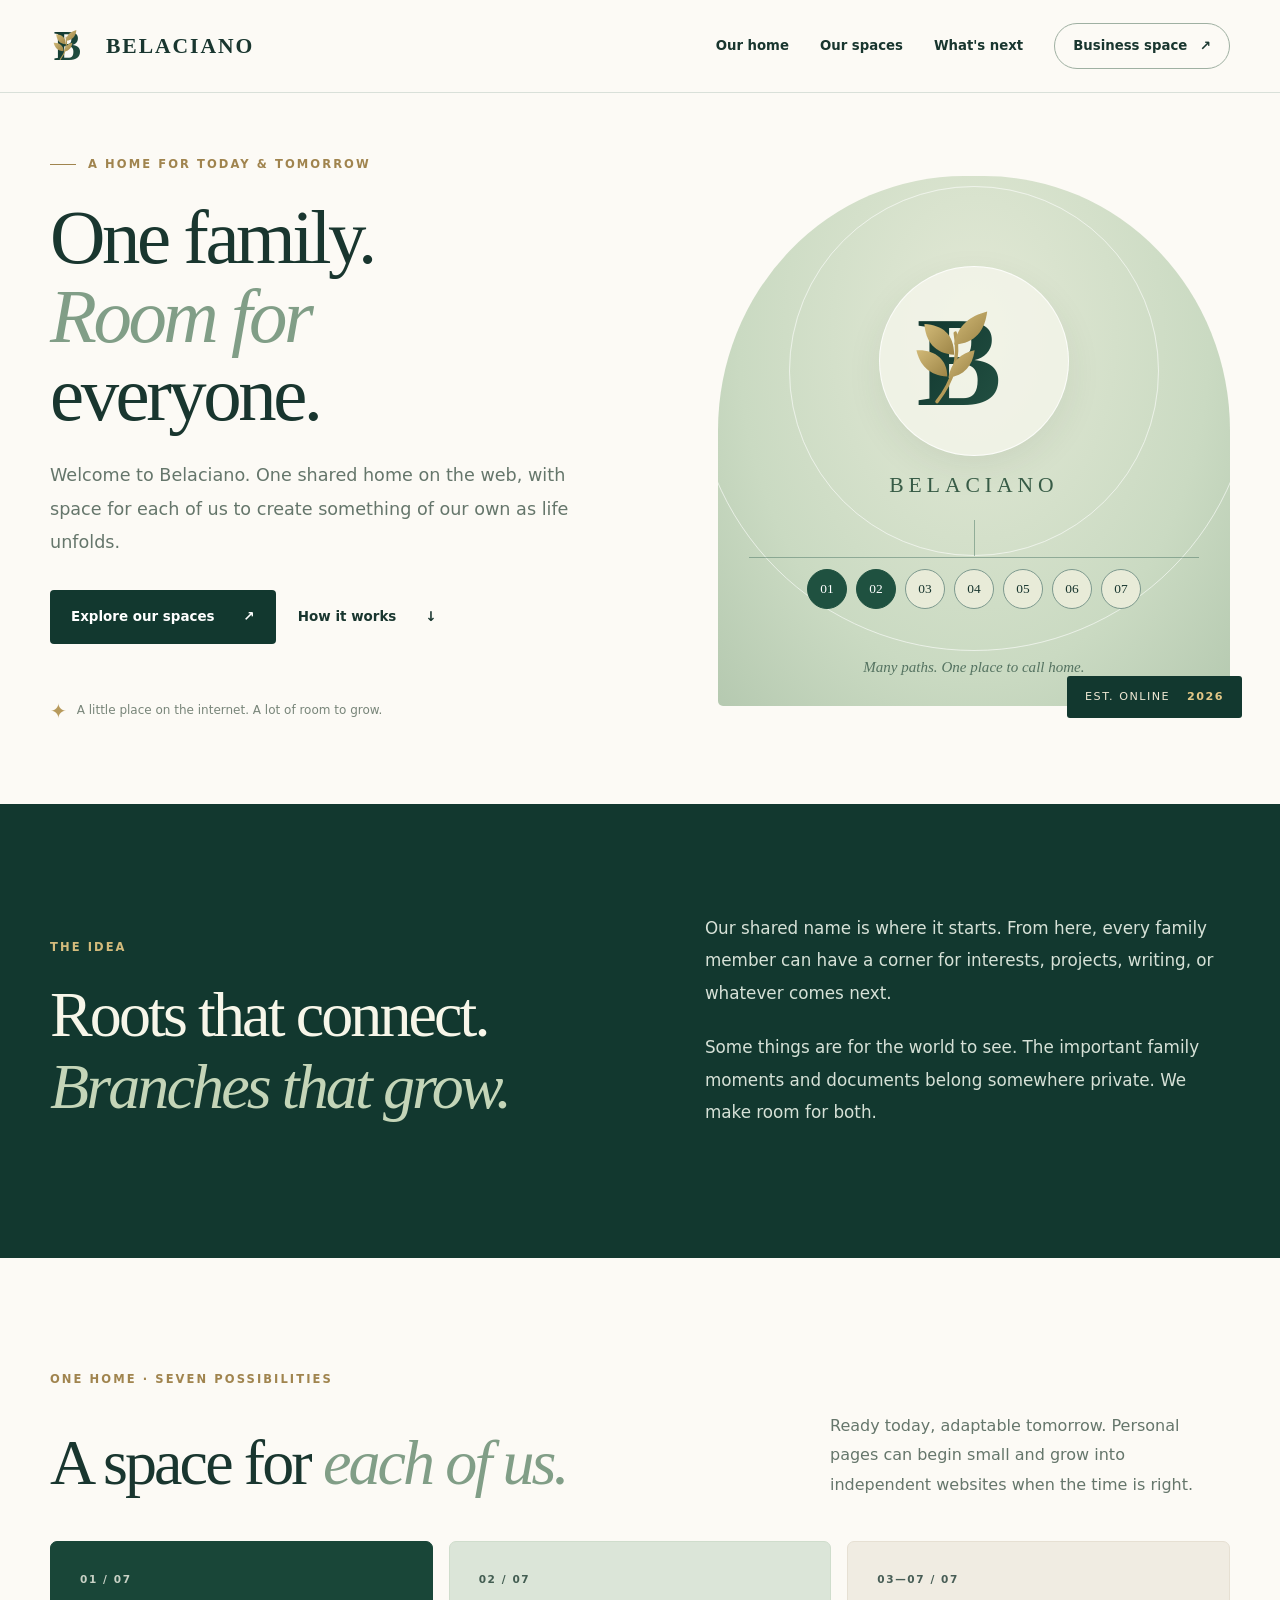
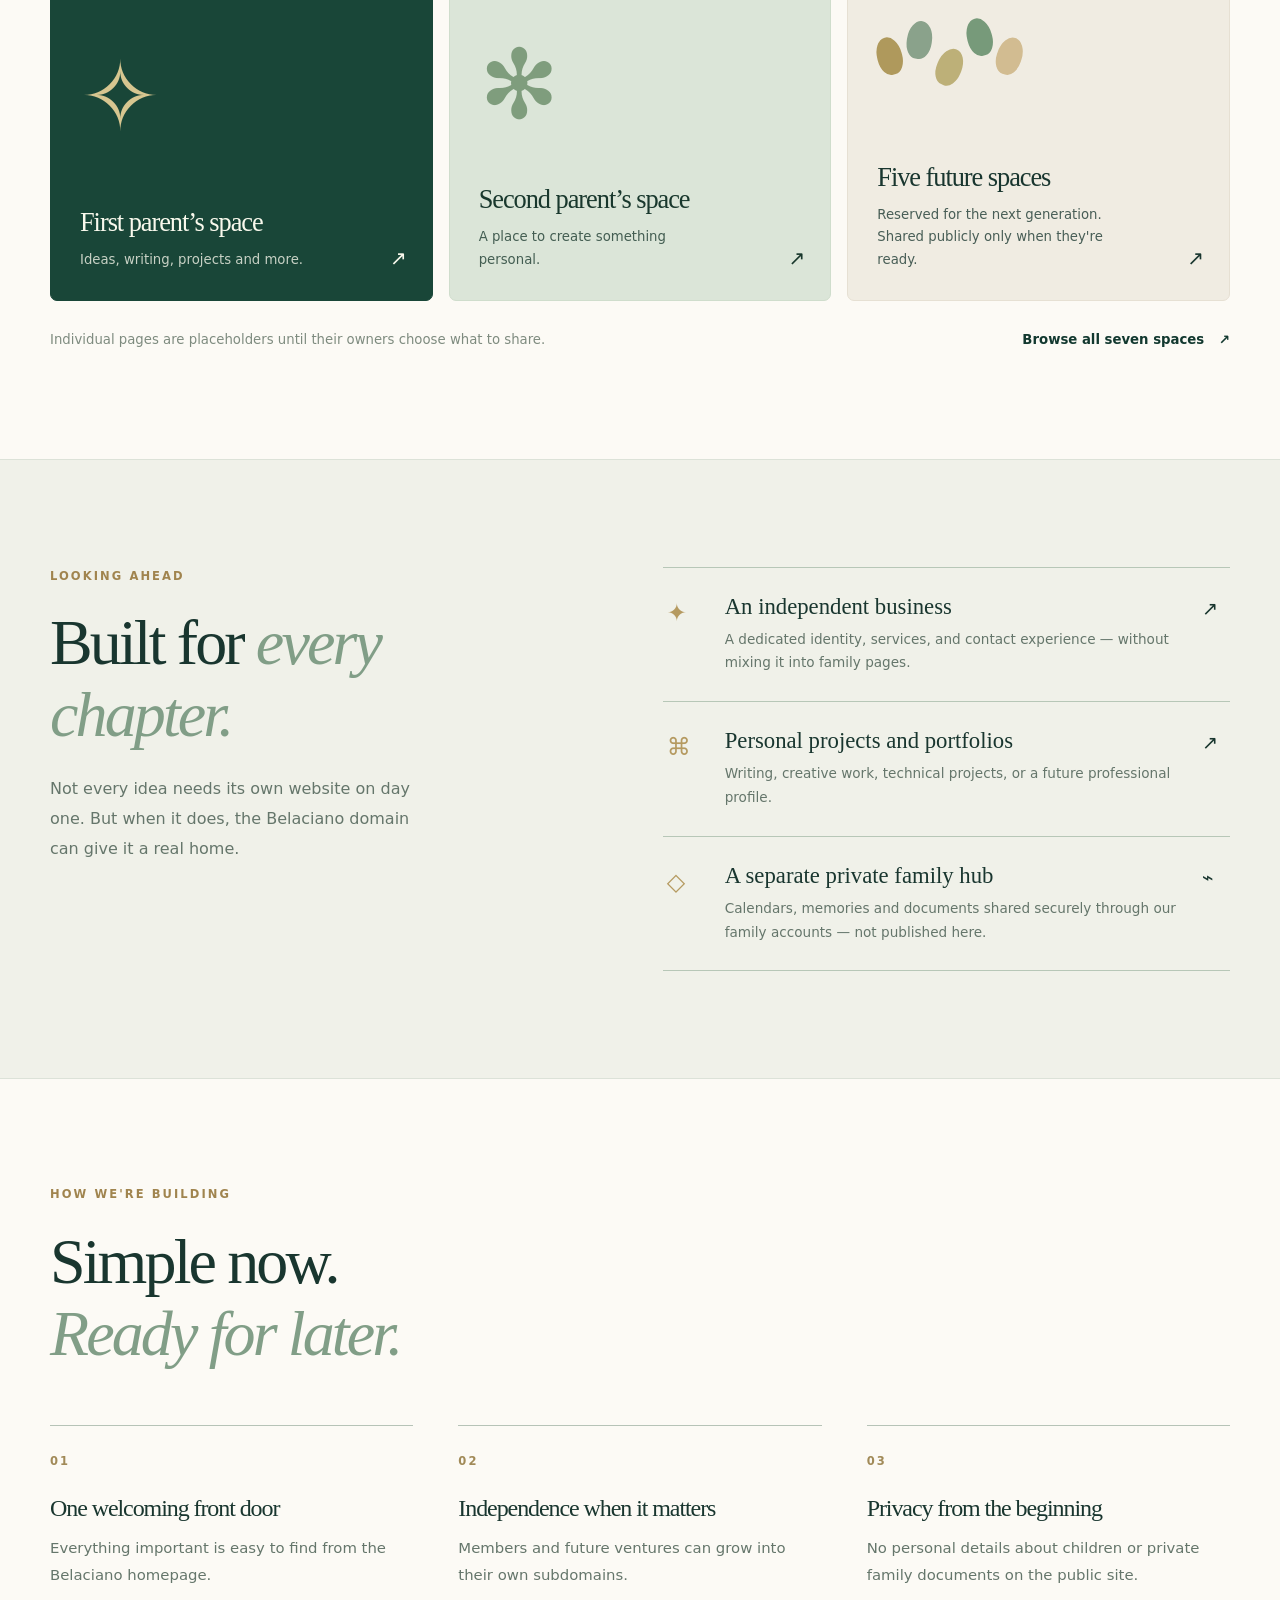
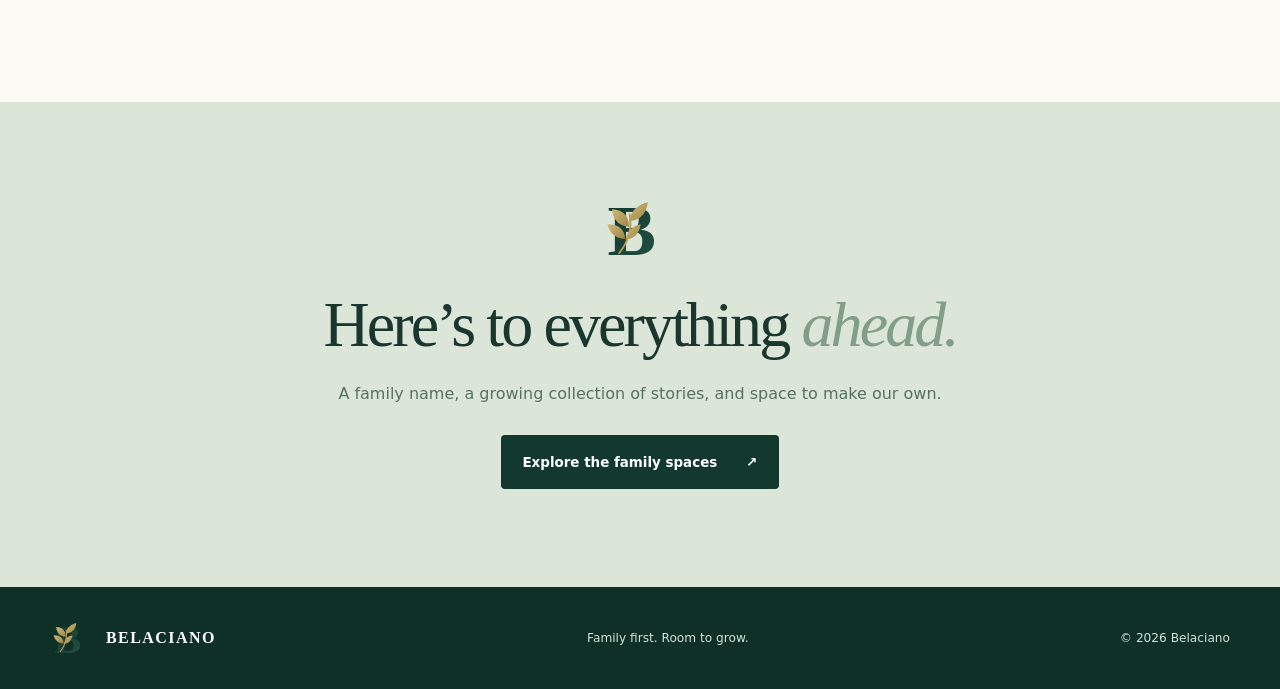
<file: index.html>
<!doctype html>
<html lang="en">
<head>
  <meta charset="utf-8">
  <meta name="viewport" content="width=device-width,initial-scale=1">
  <meta name="theme-color" content="#13382f">
  <meta name="description" content="Belaciano — one family, seven stories, and room for what comes next.">
  <meta property="og:title" content="Belaciano — Room for everyone">
  <meta property="og:description" content="One family, many possibilities. A welcoming home for our family spaces, projects, and future ventures.">
  <meta property="og:type" content="website">
  <link rel="icon" type="image/svg+xml" href="./favicon.svg">
  <link rel="stylesheet" href="./styles.css">
  <title>Belaciano | One family. Room for everyone.</title>
</head>
<body>
<a class="skip-link" href="#content">Skip to content</a>
<header class="site-header">
  <div class="shell nav-wrap">
    <a class="brand" href="./" aria-label="Belaciano homepage"><img src="./assets/brand-mark.svg" width="44" height="46" alt=""><span>BELACIANO</span></a>
    <nav aria-label="Main navigation"><a href="#story">Our home</a><a href="./people/">Our spaces</a><a href="#future">What's next</a><a class="nav-pill" href="./business/">Business space <span aria-hidden="true">↗</span></a></nav>
  </div>
</header>
<main id="content">
  <section class="hero shell" aria-labelledby="hero-heading">
    <div class="hero-copy">
      <div class="eyebrow"><span class="eyebrow-line"></span>A HOME FOR TODAY &amp; TOMORROW</div>
      <h1 id="hero-heading">One family.<br><em>Room for</em><br>everyone.</h1>
      <p class="lede">Welcome to Belaciano. One shared home on the web, with space for each of us to create something of our own as life unfolds.</p>
      <div class="button-row"><a class="button button-primary" href="./people/">Explore our spaces <span aria-hidden="true">↗</span></a><a class="button button-text" href="#story">How it works <span aria-hidden="true">↓</span></a></div>
      <div class="hero-note"><span class="tiny-star" aria-hidden="true">✦</span> A little place on the internet. A lot of room to grow.</div>
    </div>
    <div class="hero-visual">
      <div class="hero-paper" aria-label="Illustration of a family tree with seven future spaces" role="img">
        <div class="visual-orbit orbit-one"></div><div class="visual-orbit orbit-two"></div>
        <div class="visual-center"><img src="./assets/brand-mark.svg" alt="" width="138" height="142"></div>
        <span class="visual-label">BELACIANO</span>
        <div class="branch-stem"></div>
        <div class="branch-grid" aria-hidden="true">
          <span class="branch-dot dot-adult">01</span><span class="branch-dot dot-adult">02</span><span class="branch-dot">03</span><span class="branch-dot">04</span><span class="branch-dot">05</span><span class="branch-dot">06</span><span class="branch-dot">07</span>
        </div>
        <div class="visual-caption">Many paths. One place to call home.</div>
      </div>
      <div class="floating-tag">EST. ONLINE <b>2026</b></div>
    </div>
  </section>
  <div class="story-band" id="story">
    <div class="shell story-grid">
      <div><div class="section-label label-light">THE IDEA</div><h2>Roots that connect.<br><em>Branches that grow.</em></h2></div>
      <div class="story-copy"><p>Our shared name is where it starts. From here, every family member can have a corner for interests, projects, writing, or whatever comes next.</p><p>Some things are for the world to see. The important family moments and documents belong somewhere private. We make room for both.</p></div>
    </div>
  </div>
  <section class="shell space-section" id="spaces" aria-labelledby="spaces-heading">
    <div class="section-label">ONE HOME · SEVEN POSSIBILITIES</div>
    <div class="section-header"><h2 id="spaces-heading">A space for <em>each of us.</em></h2><p>Ready today, adaptable tomorrow. Personal pages can begin small and grow into independent websites when the time is right.</p></div>
    <div class="spaces-preview">
      <a class="preview-card featured" href="./people/parent-1/"><span class="preview-index">01 / 07</span><span class="preview-graphic">✧</span><span class="preview-name">First parent’s space</span><span class="preview-desc">Ideas, writing, projects and more.</span><span class="preview-arrow" aria-hidden="true">↗</span></a>
      <a class="preview-card featured second" href="./people/parent-2/"><span class="preview-index">02 / 07</span><span class="preview-graphic">✻</span><span class="preview-name">Second parent’s space</span><span class="preview-desc">A place to create something personal.</span><span class="preview-arrow" aria-hidden="true">↗</span></a>
      <a class="preview-card kids" href="./people/"><span class="preview-index">03—07 / 07</span><div class="five-dots" aria-hidden="true"><i></i><i></i><i></i><i></i><i></i></div><span class="preview-name">Five future spaces</span><span class="preview-desc">Reserved for the next generation. Shared publicly only when they're ready.</span><span class="preview-arrow" aria-hidden="true">↗</span></a>
    </div>
    <div class="section-footer"><span>Individual pages are placeholders until their owners choose what to share.</span><a class="text-link" href="./people/">Browse all seven spaces <span aria-hidden="true">↗</span></a></div>
  </section>
  <section class="future-section" id="future">
    <div class="shell future-grid">
      <div><div class="section-label">LOOKING AHEAD</div><h2>Built for <em>every chapter.</em></h2><p class="section-intro">Not every idea needs its own website on day one. But when it does, the Belaciano domain can give it a real home.</p></div>
      <div class="future-list">
        <a href="./business/" class="future-item"><span class="future-icon" aria-hidden="true">✦</span><span><strong>An independent business</strong><small>A dedicated identity, services, and contact experience — without mixing it into family pages.</small></span><span class="future-arrow" aria-hidden="true">↗</span></a>
        <a href="./people/" class="future-item"><span class="future-icon" aria-hidden="true">⌘</span><span><strong>Personal projects and portfolios</strong><small>Writing, creative work, technical projects, or a future professional profile.</small></span><span class="future-arrow" aria-hidden="true">↗</span></a>
        <div class="future-item informational"><span class="future-icon" aria-hidden="true">◇</span><span><strong>A separate private family hub</strong><small>Calendars, memories and documents shared securely through our family accounts — not published here.</small></span><span class="future-arrow" aria-hidden="true">⌁</span></div>
      </div>
    </div>
  </section>
  <section class="shell principles-section"><div class="section-label">HOW WE'RE BUILDING</div><h2>Simple now.<br><em>Ready for later.</em></h2><div class="principles-grid"><div><span class="principle-num">01</span><h3>One welcoming front door</h3><p>Everything important is easy to find from the Belaciano homepage.</p></div><div><span class="principle-num">02</span><h3>Independence when it matters</h3><p>Members and future ventures can grow into their own subdomains.</p></div><div><span class="principle-num">03</span><h3>Privacy from the beginning</h3><p>No personal details about children or private family documents on the public site.</p></div></div></section>
  <section class="closing-section"><div class="shell closing-inner"><img src="./assets/brand-mark.svg" width="78" height="82" alt=""><h2>Here’s to everything <em>ahead.</em></h2><p>A family name, a growing collection of stories, and space to make our own.</p><a class="button button-light" href="./people/">Explore the family spaces <span aria-hidden="true">↗</span></a></div></section>
</main>
<footer class="site-footer"><div class="shell footer-content"><a class="brand footer-brand" href="./"><img src="./assets/brand-mark.svg" alt="" width="35" height="38"><span>BELACIANO</span></a><span>Family first. Room to grow.</span><span>© <span id="year">2026</span> Belaciano</span></div></footer>
<script>document.getElementById("year").textContent=new Date().getFullYear()</script>
</body>
</html>
</file>
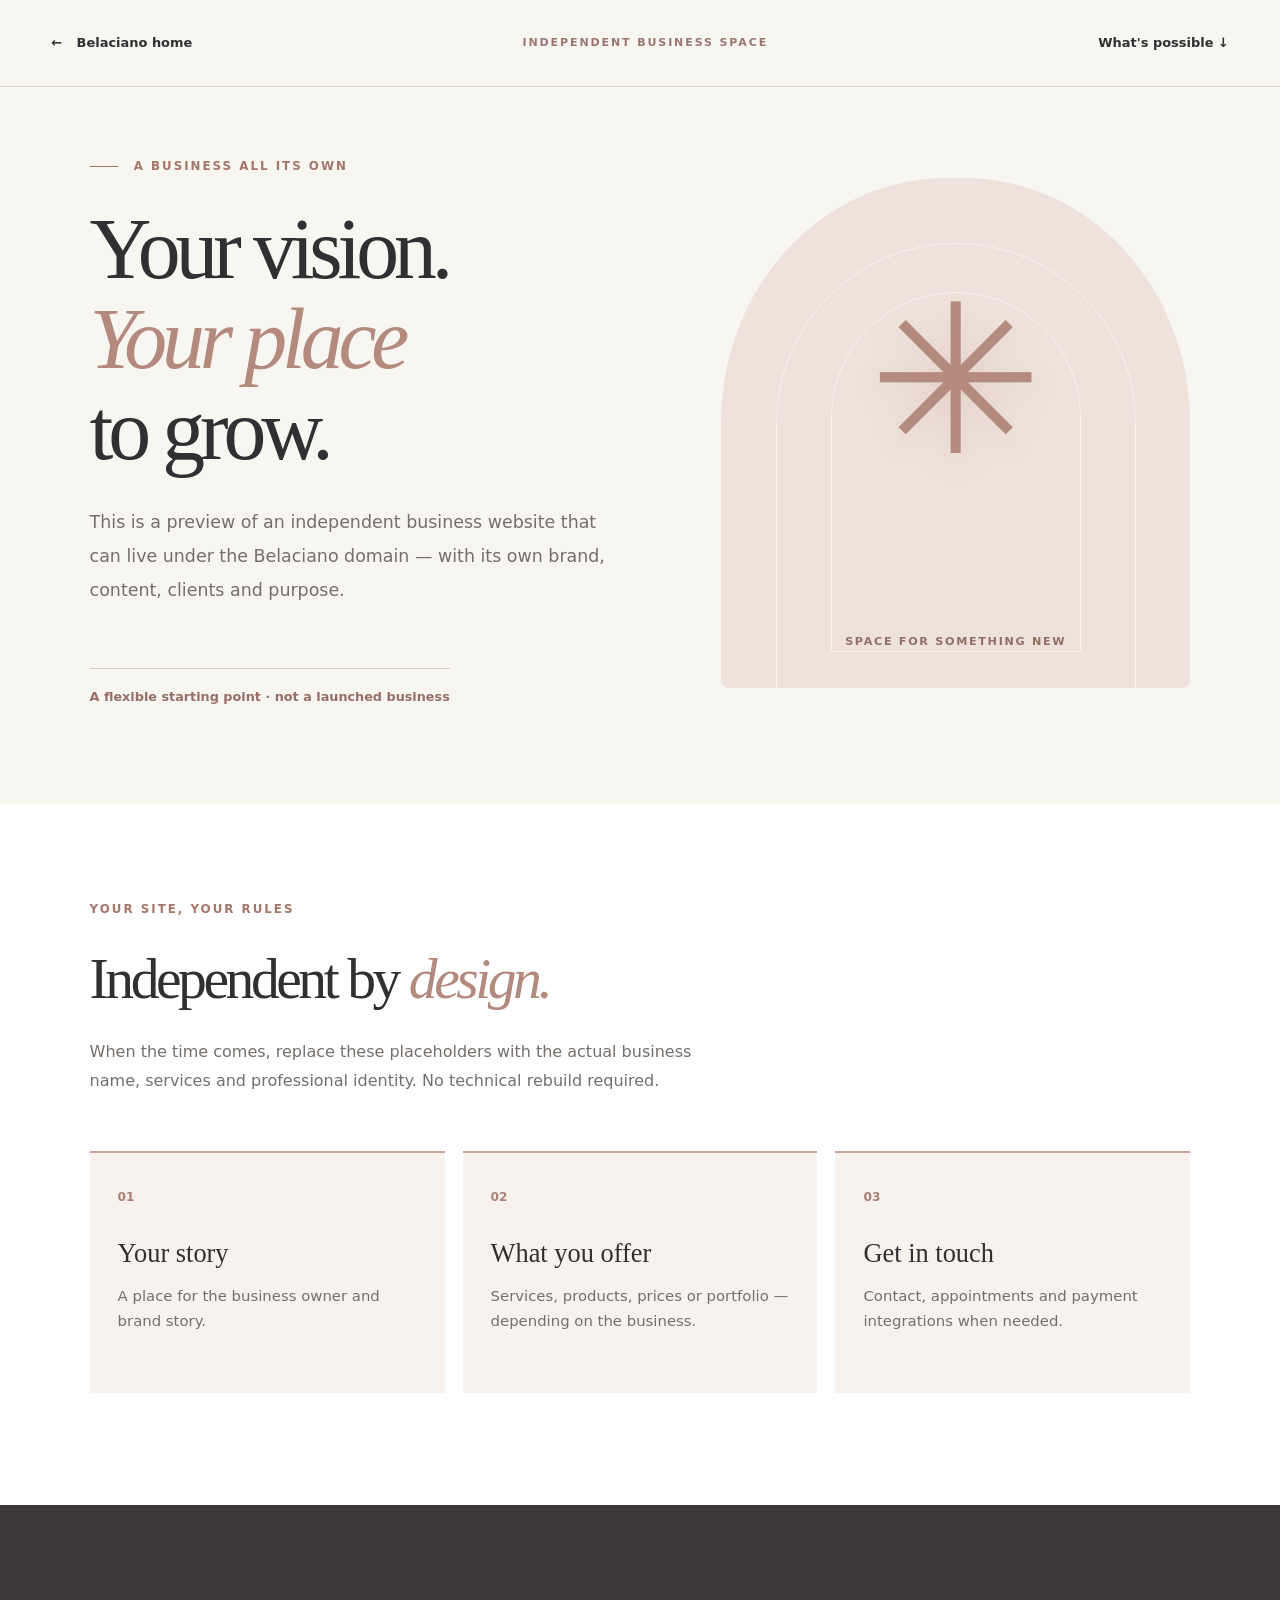
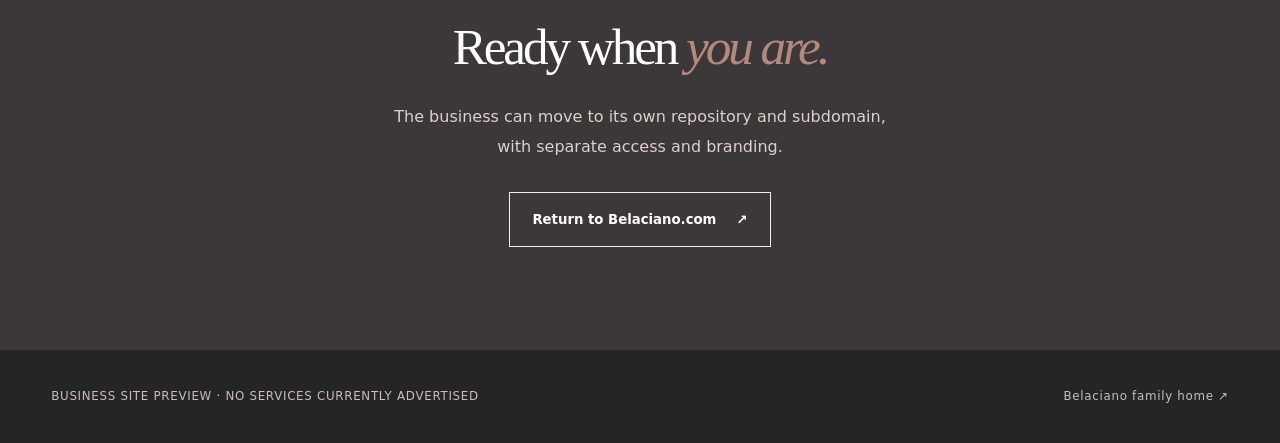
<file: business/index.html>
<!doctype html>
<html lang="en">
<head><meta charset="utf-8"><meta name="viewport" content="width=device-width,initial-scale=1"><meta name="theme-color" content="#302f31"><meta name="robots" content="noindex,nofollow"><meta name="description" content="A future independent Belaciano business website — design preview only."><link rel="icon" href="../favicon.svg" type="image/svg+xml"><link rel="stylesheet" href="./styles.css"><title>Future business | Belaciano</title></head>
<body><a class="skip" href="#content">Skip to content</a>
<header class="business-nav"><a class="back" href="../"><span aria-hidden="true">←</span> Belaciano home</a><span class="business-label">INDEPENDENT BUSINESS SPACE</span><a class="nav-info" href="#structure">What's possible ↓</a></header>
<main id="content"><section class="business-hero"><div class="business-hero-copy"><div class="business-kicker"><i></i> A BUSINESS ALL ITS OWN</div><h1>Your vision.<br><em>Your place</em><br>to grow.</h1><p>This is a preview of an independent business website that can live under the Belaciano domain — with its own brand, content, clients and purpose.</p><div class="coming-soon">A flexible starting point · not a launched business</div></div><div class="business-art" role="img" aria-label="Minimal decorative arches and a botanical sprig"><div class="arch arch-one"></div><div class="arch arch-two"></div><div class="botanical">✳</div><span>SPACE FOR SOMETHING NEW</span></div></section>
<section class="business-details" id="structure"><div class="section-small">YOUR SITE, YOUR RULES</div><h2>Independent by <em>design.</em></h2><p class="business-intro">When the time comes, replace these placeholders with the actual business name, services and professional identity. No technical rebuild required.</p><div class="business-tiles"><article><b>01</b><h3>Your story</h3><p>A place for the business owner and brand story.</p></article><article><b>02</b><h3>What you offer</h3><p>Services, products, prices or portfolio — depending on the business.</p></article><article><b>03</b><h3>Get in touch</h3><p>Contact, appointments and payment integrations when needed.</p></article></div></section>
<section class="business-footer-band"><h2>Ready when <em>you are.</em></h2><p>The business can move to its own repository and subdomain, with separate access and branding.</p><a href="../">Return to Belaciano.com <span aria-hidden="true">↗</span></a></section></main>
<footer class="business-footer"><span>BUSINESS SITE PREVIEW · NO SERVICES CURRENTLY ADVERTISED</span><a href="../">Belaciano family home ↗</a></footer></body></html>
</file>
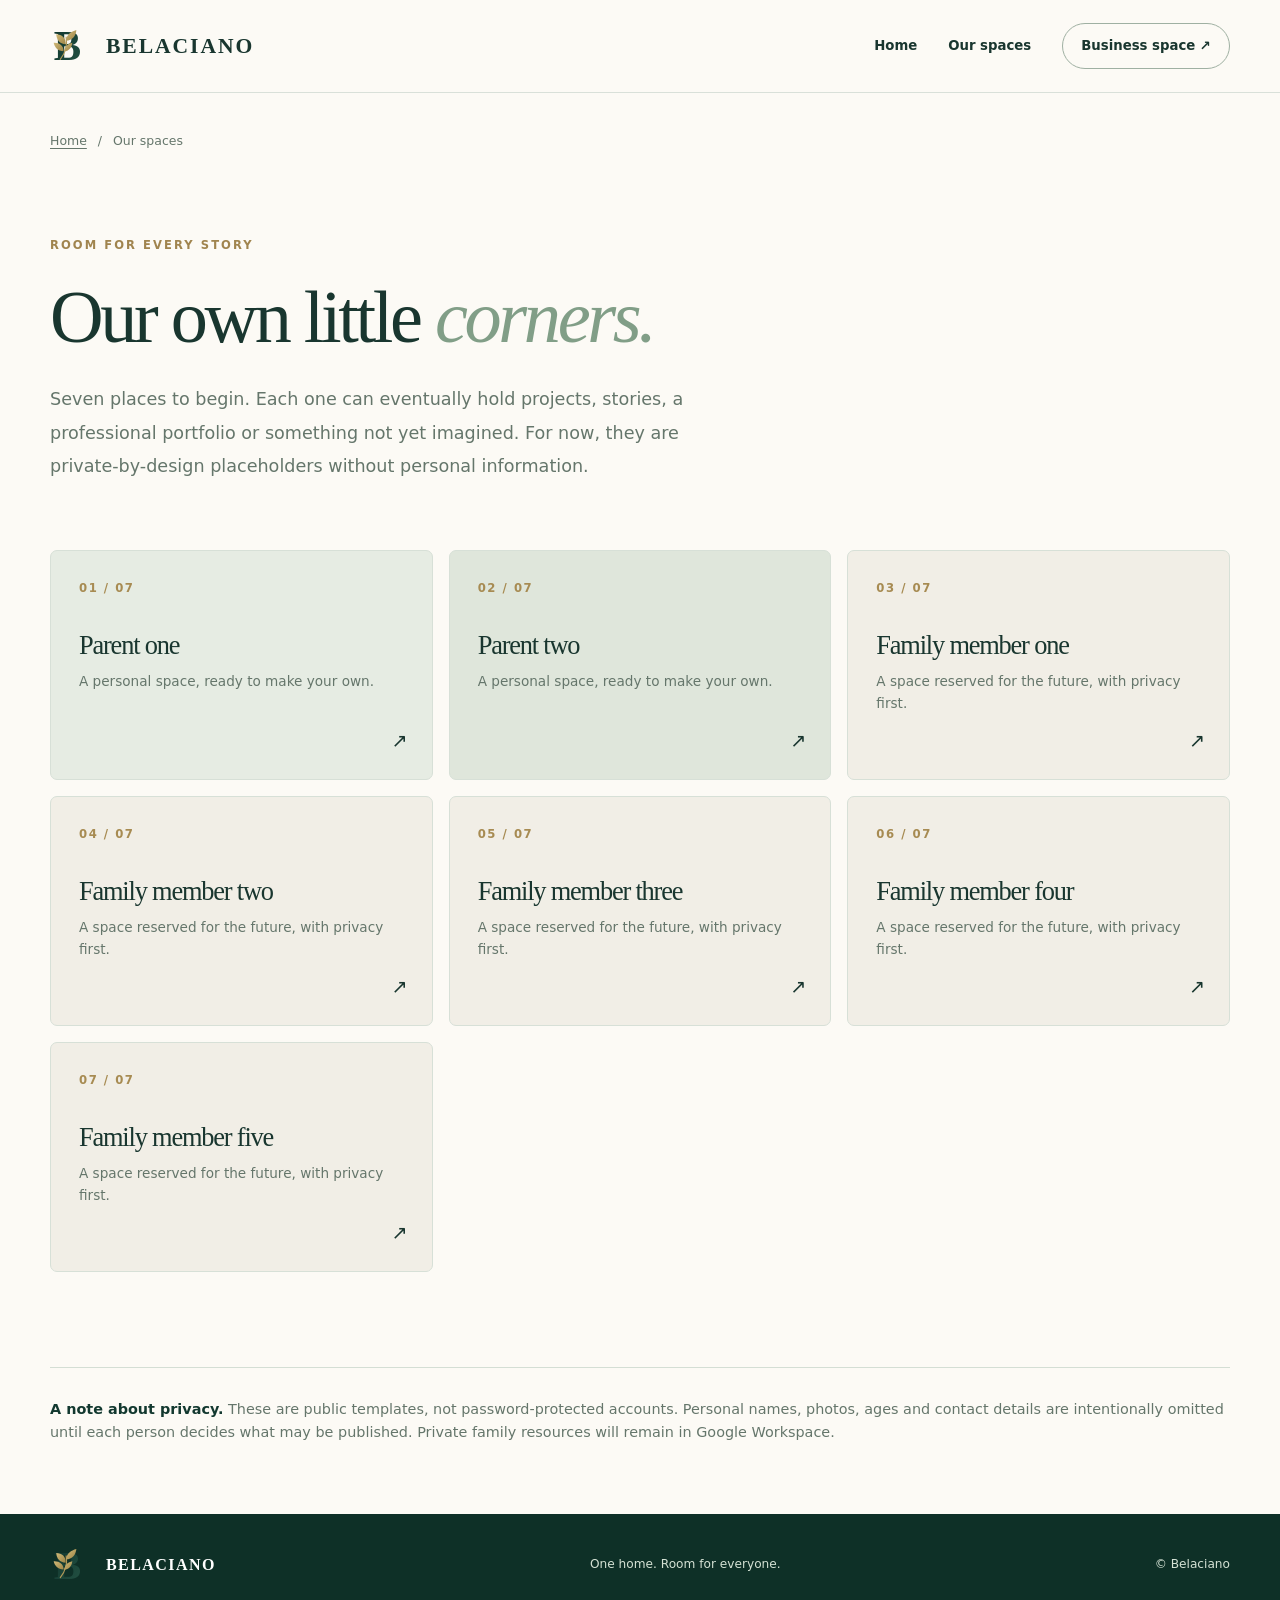
<file: people/index.html>
<!doctype html>
<html lang="en"><head><meta charset="utf-8"><meta name="viewport" content="width=device-width,initial-scale=1"><meta name="theme-color" content="#12382f"><meta name="description" content="Seven personal spaces for the Belaciano family. Private details are not published."><link rel="icon" href="../favicon.svg" type="image/svg+xml"><link rel="stylesheet" href="../styles.css"><title>Our spaces | Belaciano</title></head>
<body><a class="skip-link" href="#content">Skip to content</a><header class="site-header"><div class="shell nav-wrap"><a class="brand" href="../"><img src="../assets/brand-mark.svg" alt="" width="44" height="46"><span>BELACIANO</span></a><nav aria-label="Main navigation"><a href="../">Home</a><a href="./" aria-current="page">Our spaces</a><a class="nav-pill" href="../business/">Business space ↗</a></nav></div></header>
<main class="inside-main" id="content"><div class="shell"><div class="breadcrumb"><a href="../">Home</a><span>/</span><span>Our spaces</span></div><section class="inside-hero"><div class="section-label">ROOM FOR EVERY STORY</div><h1>Our own little <em>corners.</em></h1><p class="lede">Seven places to begin. Each one can eventually hold projects, stories, a professional portfolio or something not yet imagined. For now, they are private-by-design placeholders without personal information.</p></section><div class="directory-grid">
      <a class="directory-card" href="./parent-1/"><span class="card-num">01 / 07</span><h2>Parent one</h2><p>A personal space, ready to make your own.</p><span class="card-arrow" aria-hidden="true">↗</span></a>
      <a class="directory-card" href="./parent-2/"><span class="card-num">02 / 07</span><h2>Parent two</h2><p>A personal space, ready to make your own.</p><span class="card-arrow" aria-hidden="true">↗</span></a>
      <a class="directory-card" href="./member-1/"><span class="card-num">03 / 07</span><h2>Family member one</h2><p>A space reserved for the future, with privacy first.</p><span class="card-arrow" aria-hidden="true">↗</span></a>
      <a class="directory-card" href="./member-2/"><span class="card-num">04 / 07</span><h2>Family member two</h2><p>A space reserved for the future, with privacy first.</p><span class="card-arrow" aria-hidden="true">↗</span></a>
      <a class="directory-card" href="./member-3/"><span class="card-num">05 / 07</span><h2>Family member three</h2><p>A space reserved for the future, with privacy first.</p><span class="card-arrow" aria-hidden="true">↗</span></a>
      <a class="directory-card" href="./member-4/"><span class="card-num">06 / 07</span><h2>Family member four</h2><p>A space reserved for the future, with privacy first.</p><span class="card-arrow" aria-hidden="true">↗</span></a>
      <a class="directory-card" href="./member-5/"><span class="card-num">07 / 07</span><h2>Family member five</h2><p>A space reserved for the future, with privacy first.</p><span class="card-arrow" aria-hidden="true">↗</span></a>
</div><div class="directory-bottom"><strong>A note about privacy.</strong> These are public templates, not password-protected accounts. Personal names, photos, ages and contact details are intentionally omitted until each person decides what may be published. Private family resources will remain in Google Workspace.</div></div></main>
<footer class="site-footer"><div class="shell footer-content"><a class="brand footer-brand" href="../"><img src="../assets/brand-mark.svg" alt="" width="35" height="38"><span>BELACIANO</span></a><span>One home. Room for everyone.</span><span>© Belaciano</span></div></footer></body></html>
</file>
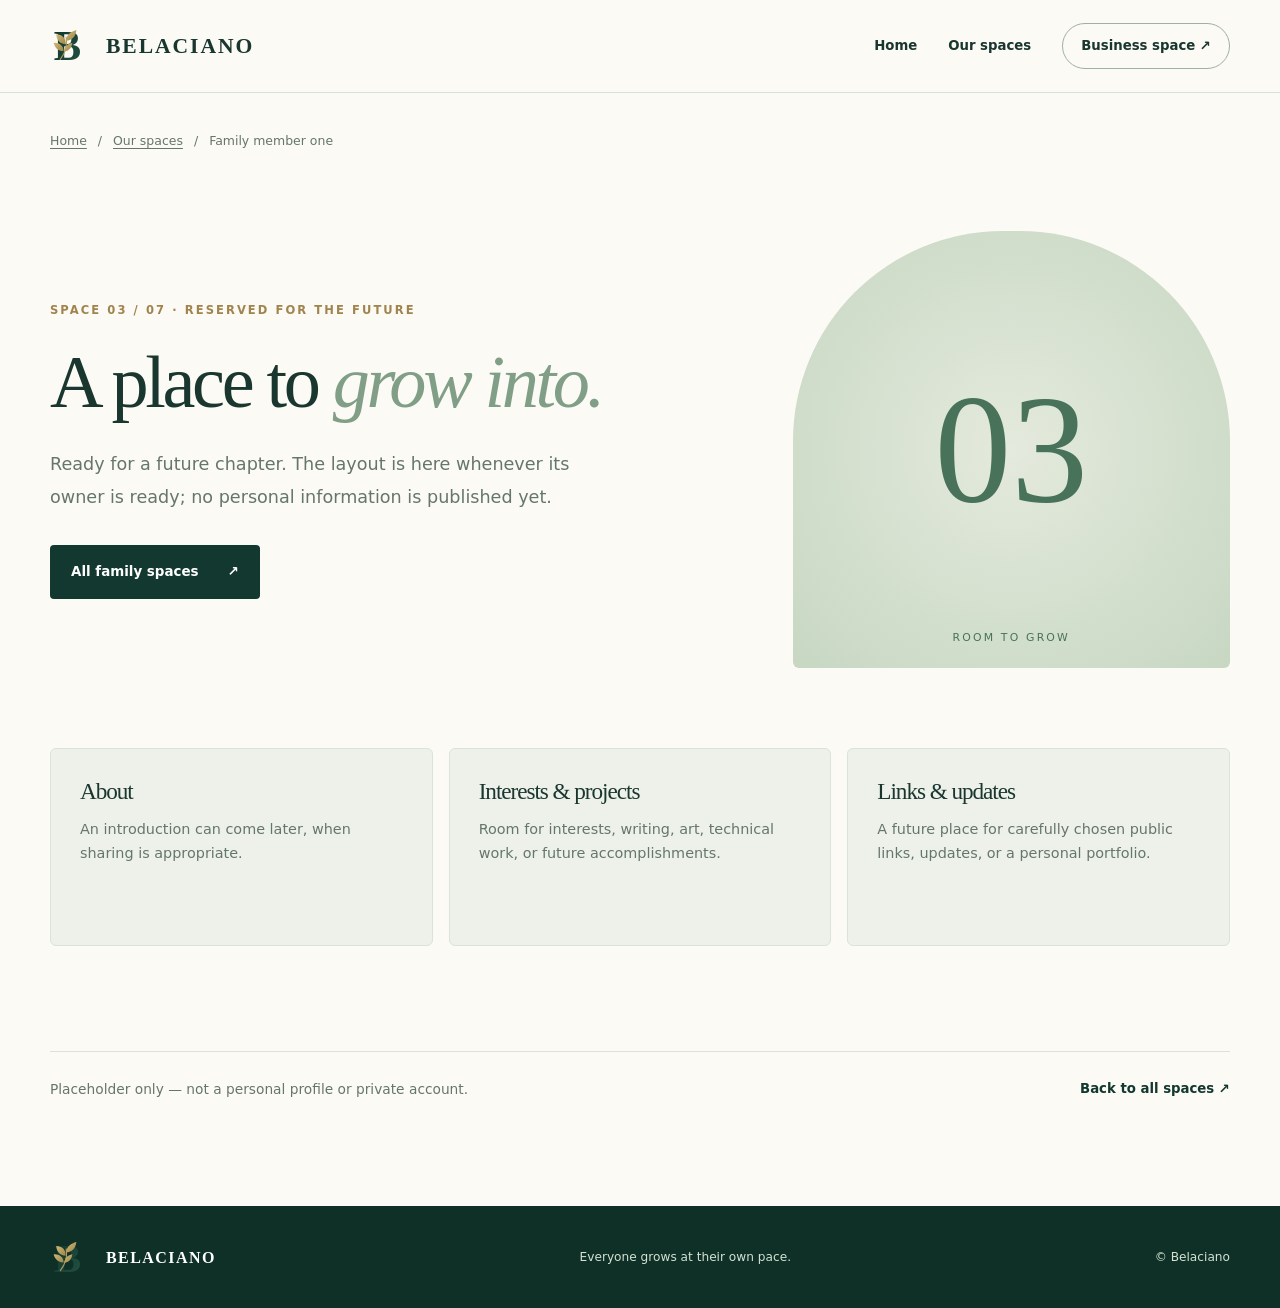
<file: people/member-1/index.html>
<!doctype html>
<html lang="en"><head><meta charset="utf-8"><meta name="viewport" content="width=device-width,initial-scale=1"><meta name="theme-color" content="#12382f"><meta name="robots" content="noindex,nofollow"><link rel="icon" href="../../favicon.svg" type="image/svg+xml"><link rel="stylesheet" href="../../styles.css"><title>Family member one | Belaciano</title></head>
<body><a class="skip-link" href="#content">Skip to content</a><header class="site-header"><div class="shell nav-wrap"><a class="brand" href="../../"><img src="../../assets/brand-mark.svg" width="44" height="46" alt=""><span>BELACIANO</span></a><nav aria-label="Main navigation"><a href="../../">Home</a><a href="../">Our spaces</a><a class="nav-pill" href="../../business/">Business space ↗</a></nav></div></header>
<main class="inside-main" id="content"><div class="shell"><div class="breadcrumb"><a href="../../">Home</a><span>/</span><a href="../">Our spaces</a><span>/</span><span>Family member one</span></div><section class="profile-hero"><div class="profile-copy"><div class="section-label">SPACE 03 / 07 · RESERVED FOR THE FUTURE</div><h1>A place to <em>grow into.</em></h1><p class="lede">Ready for a future chapter. The layout is here whenever its owner is ready; no personal information is published yet.</p><a class="button button-primary" href="../">All family spaces <span aria-hidden="true">↗</span></a></div><div class="profile-art" role="img" aria-label="Decorative space for a future personal identity"><span class="profile-initial">03</span></div></section><section class="profile-blocks" aria-label="Future sections"><div class="profile-block"><h2>About</h2><p>An introduction can come later, when sharing is appropriate.</p></div><div class="profile-block"><h2>Interests &amp; projects</h2><p>Room for interests, writing, art, technical work, or future accomplishments.</p></div><div class="profile-block"><h2>Links &amp; updates</h2><p>A future place for carefully chosen public links, updates, or a personal portfolio.</p></div></section><div class="profile-notice"><span>Placeholder only — not a personal profile or private account.</span><a class="text-link" href="../">Back to all spaces ↗</a></div></div></main><footer class="site-footer"><div class="shell footer-content"><a class="brand footer-brand" href="../../"><img src="../../assets/brand-mark.svg" width="35" height="38" alt=""><span>BELACIANO</span></a><span>Everyone grows at their own pace.</span><span>© Belaciano</span></div></footer></body></html>
</file>
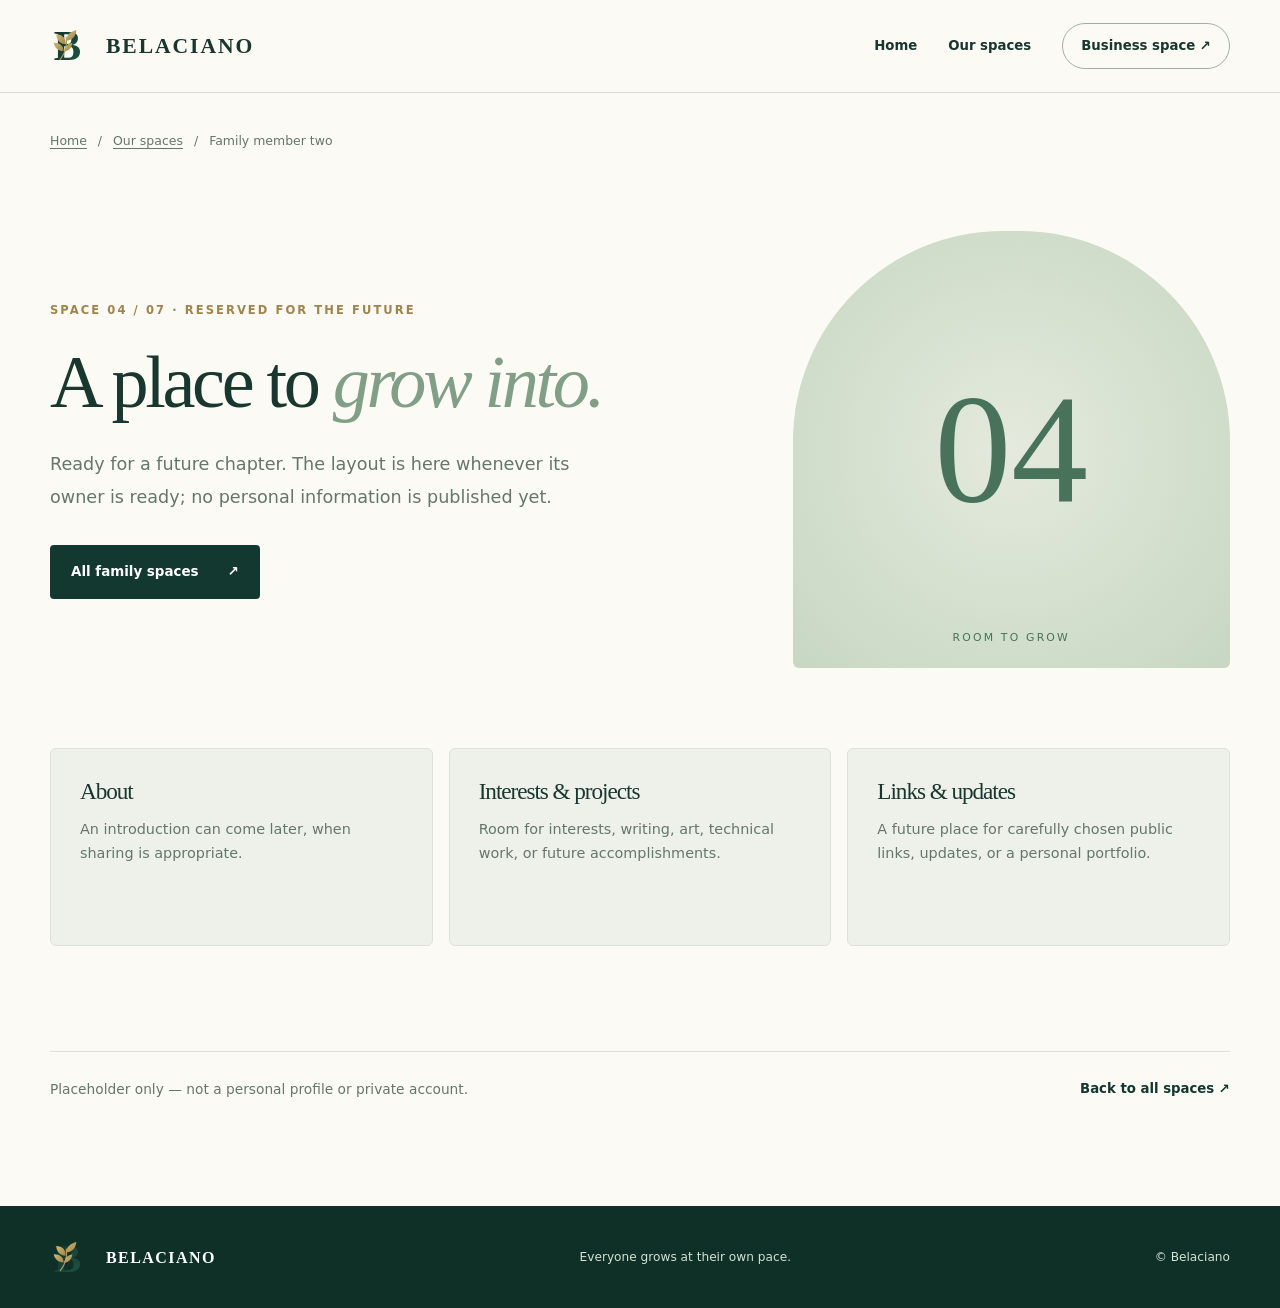
<file: people/member-2/index.html>
<!doctype html>
<html lang="en"><head><meta charset="utf-8"><meta name="viewport" content="width=device-width,initial-scale=1"><meta name="theme-color" content="#12382f"><meta name="robots" content="noindex,nofollow"><link rel="icon" href="../../favicon.svg" type="image/svg+xml"><link rel="stylesheet" href="../../styles.css"><title>Family member two | Belaciano</title></head>
<body><a class="skip-link" href="#content">Skip to content</a><header class="site-header"><div class="shell nav-wrap"><a class="brand" href="../../"><img src="../../assets/brand-mark.svg" width="44" height="46" alt=""><span>BELACIANO</span></a><nav aria-label="Main navigation"><a href="../../">Home</a><a href="../">Our spaces</a><a class="nav-pill" href="../../business/">Business space ↗</a></nav></div></header>
<main class="inside-main" id="content"><div class="shell"><div class="breadcrumb"><a href="../../">Home</a><span>/</span><a href="../">Our spaces</a><span>/</span><span>Family member two</span></div><section class="profile-hero"><div class="profile-copy"><div class="section-label">SPACE 04 / 07 · RESERVED FOR THE FUTURE</div><h1>A place to <em>grow into.</em></h1><p class="lede">Ready for a future chapter. The layout is here whenever its owner is ready; no personal information is published yet.</p><a class="button button-primary" href="../">All family spaces <span aria-hidden="true">↗</span></a></div><div class="profile-art" role="img" aria-label="Decorative space for a future personal identity"><span class="profile-initial">04</span></div></section><section class="profile-blocks" aria-label="Future sections"><div class="profile-block"><h2>About</h2><p>An introduction can come later, when sharing is appropriate.</p></div><div class="profile-block"><h2>Interests &amp; projects</h2><p>Room for interests, writing, art, technical work, or future accomplishments.</p></div><div class="profile-block"><h2>Links &amp; updates</h2><p>A future place for carefully chosen public links, updates, or a personal portfolio.</p></div></section><div class="profile-notice"><span>Placeholder only — not a personal profile or private account.</span><a class="text-link" href="../">Back to all spaces ↗</a></div></div></main><footer class="site-footer"><div class="shell footer-content"><a class="brand footer-brand" href="../../"><img src="../../assets/brand-mark.svg" width="35" height="38" alt=""><span>BELACIANO</span></a><span>Everyone grows at their own pace.</span><span>© Belaciano</span></div></footer></body></html>
</file>
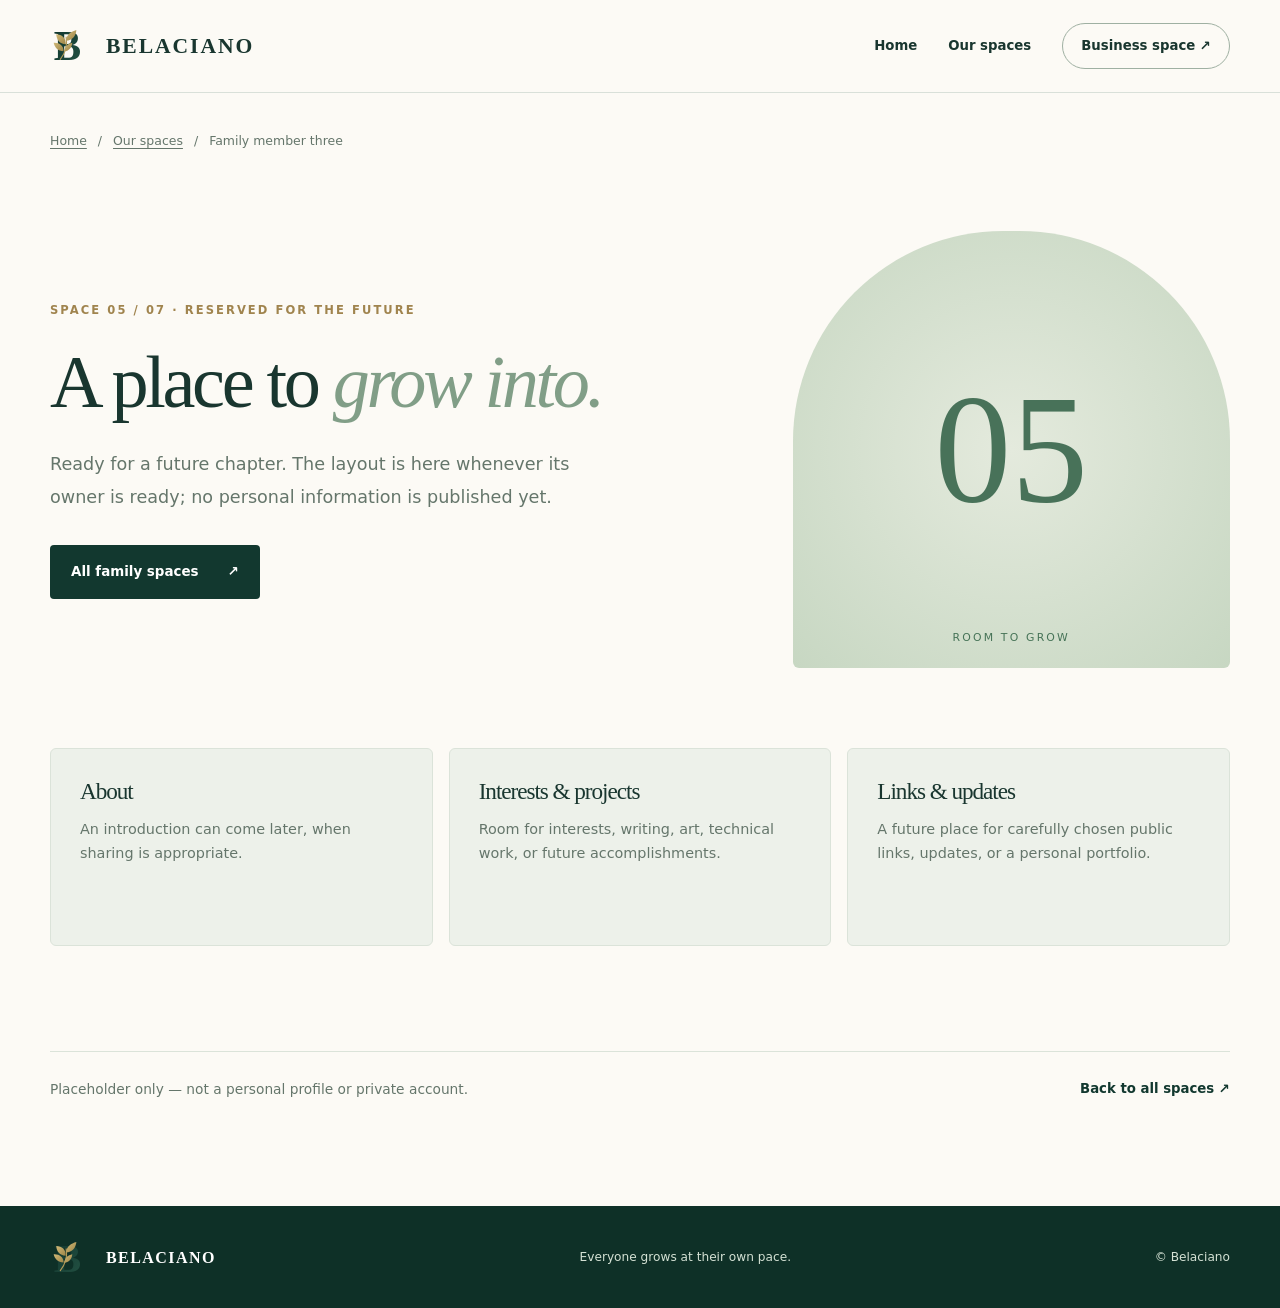
<file: people/member-3/index.html>
<!doctype html>
<html lang="en"><head><meta charset="utf-8"><meta name="viewport" content="width=device-width,initial-scale=1"><meta name="theme-color" content="#12382f"><meta name="robots" content="noindex,nofollow"><link rel="icon" href="../../favicon.svg" type="image/svg+xml"><link rel="stylesheet" href="../../styles.css"><title>Family member three | Belaciano</title></head>
<body><a class="skip-link" href="#content">Skip to content</a><header class="site-header"><div class="shell nav-wrap"><a class="brand" href="../../"><img src="../../assets/brand-mark.svg" width="44" height="46" alt=""><span>BELACIANO</span></a><nav aria-label="Main navigation"><a href="../../">Home</a><a href="../">Our spaces</a><a class="nav-pill" href="../../business/">Business space ↗</a></nav></div></header>
<main class="inside-main" id="content"><div class="shell"><div class="breadcrumb"><a href="../../">Home</a><span>/</span><a href="../">Our spaces</a><span>/</span><span>Family member three</span></div><section class="profile-hero"><div class="profile-copy"><div class="section-label">SPACE 05 / 07 · RESERVED FOR THE FUTURE</div><h1>A place to <em>grow into.</em></h1><p class="lede">Ready for a future chapter. The layout is here whenever its owner is ready; no personal information is published yet.</p><a class="button button-primary" href="../">All family spaces <span aria-hidden="true">↗</span></a></div><div class="profile-art" role="img" aria-label="Decorative space for a future personal identity"><span class="profile-initial">05</span></div></section><section class="profile-blocks" aria-label="Future sections"><div class="profile-block"><h2>About</h2><p>An introduction can come later, when sharing is appropriate.</p></div><div class="profile-block"><h2>Interests &amp; projects</h2><p>Room for interests, writing, art, technical work, or future accomplishments.</p></div><div class="profile-block"><h2>Links &amp; updates</h2><p>A future place for carefully chosen public links, updates, or a personal portfolio.</p></div></section><div class="profile-notice"><span>Placeholder only — not a personal profile or private account.</span><a class="text-link" href="../">Back to all spaces ↗</a></div></div></main><footer class="site-footer"><div class="shell footer-content"><a class="brand footer-brand" href="../../"><img src="../../assets/brand-mark.svg" width="35" height="38" alt=""><span>BELACIANO</span></a><span>Everyone grows at their own pace.</span><span>© Belaciano</span></div></footer></body></html>
</file>
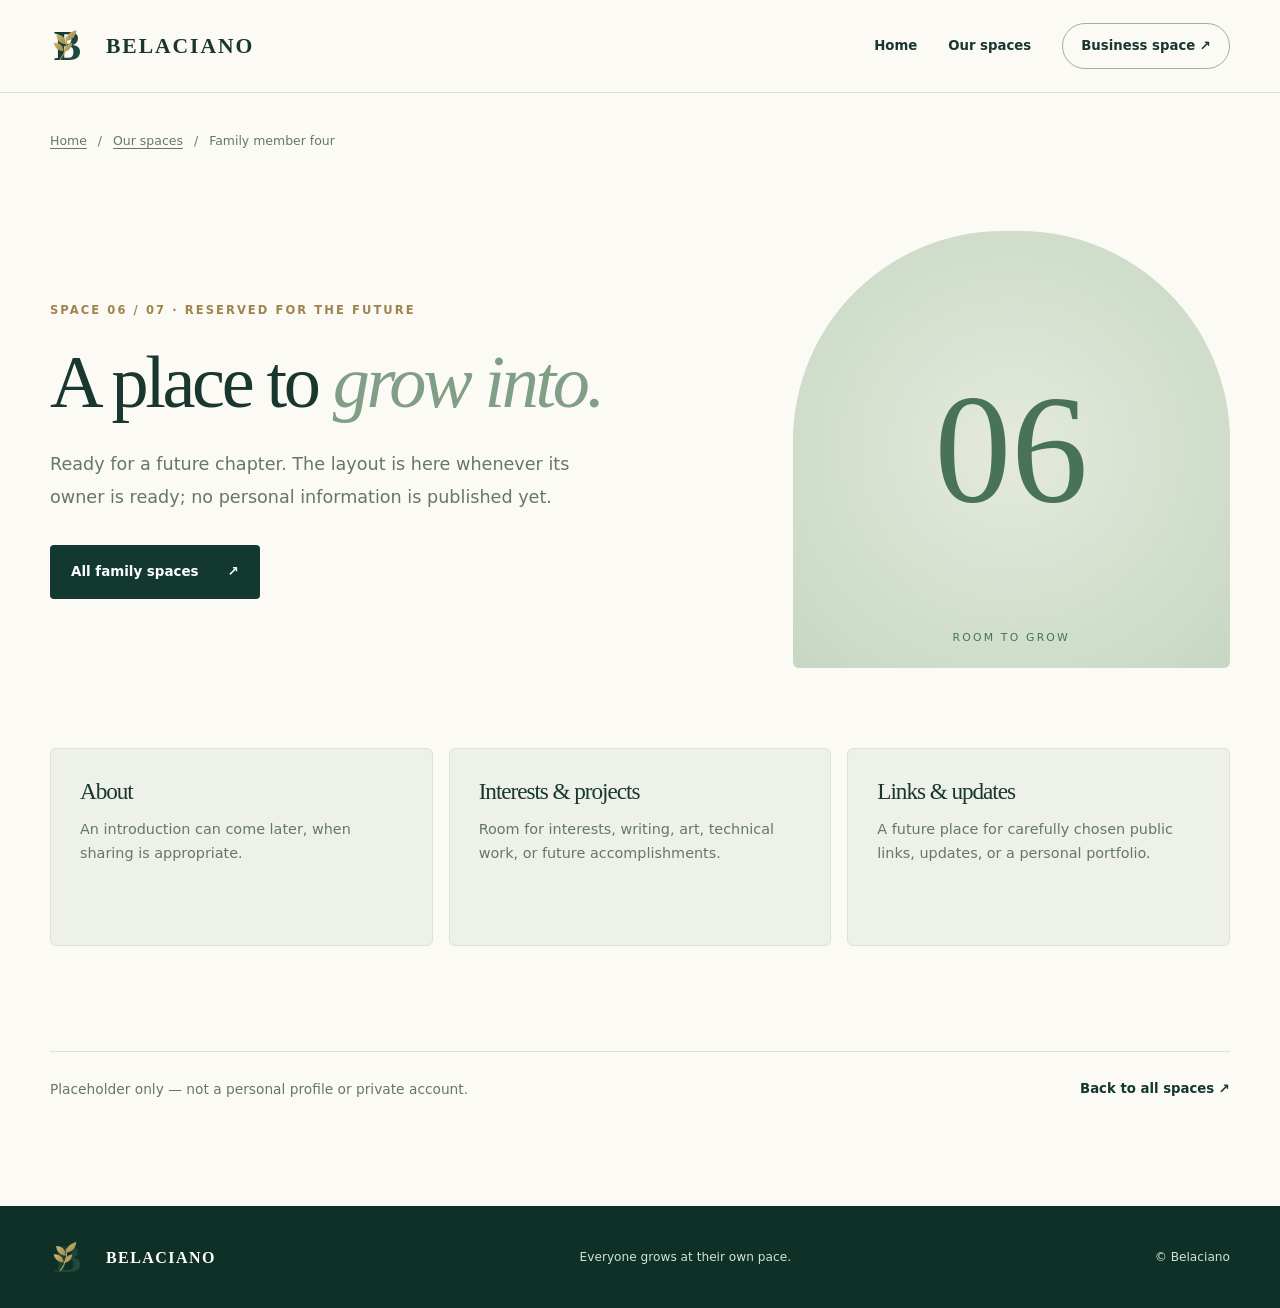
<file: people/member-4/index.html>
<!doctype html>
<html lang="en"><head><meta charset="utf-8"><meta name="viewport" content="width=device-width,initial-scale=1"><meta name="theme-color" content="#12382f"><meta name="robots" content="noindex,nofollow"><link rel="icon" href="../../favicon.svg" type="image/svg+xml"><link rel="stylesheet" href="../../styles.css"><title>Family member four | Belaciano</title></head>
<body><a class="skip-link" href="#content">Skip to content</a><header class="site-header"><div class="shell nav-wrap"><a class="brand" href="../../"><img src="../../assets/brand-mark.svg" width="44" height="46" alt=""><span>BELACIANO</span></a><nav aria-label="Main navigation"><a href="../../">Home</a><a href="../">Our spaces</a><a class="nav-pill" href="../../business/">Business space ↗</a></nav></div></header>
<main class="inside-main" id="content"><div class="shell"><div class="breadcrumb"><a href="../../">Home</a><span>/</span><a href="../">Our spaces</a><span>/</span><span>Family member four</span></div><section class="profile-hero"><div class="profile-copy"><div class="section-label">SPACE 06 / 07 · RESERVED FOR THE FUTURE</div><h1>A place to <em>grow into.</em></h1><p class="lede">Ready for a future chapter. The layout is here whenever its owner is ready; no personal information is published yet.</p><a class="button button-primary" href="../">All family spaces <span aria-hidden="true">↗</span></a></div><div class="profile-art" role="img" aria-label="Decorative space for a future personal identity"><span class="profile-initial">06</span></div></section><section class="profile-blocks" aria-label="Future sections"><div class="profile-block"><h2>About</h2><p>An introduction can come later, when sharing is appropriate.</p></div><div class="profile-block"><h2>Interests &amp; projects</h2><p>Room for interests, writing, art, technical work, or future accomplishments.</p></div><div class="profile-block"><h2>Links &amp; updates</h2><p>A future place for carefully chosen public links, updates, or a personal portfolio.</p></div></section><div class="profile-notice"><span>Placeholder only — not a personal profile or private account.</span><a class="text-link" href="../">Back to all spaces ↗</a></div></div></main><footer class="site-footer"><div class="shell footer-content"><a class="brand footer-brand" href="../../"><img src="../../assets/brand-mark.svg" width="35" height="38" alt=""><span>BELACIANO</span></a><span>Everyone grows at their own pace.</span><span>© Belaciano</span></div></footer></body></html>
</file>
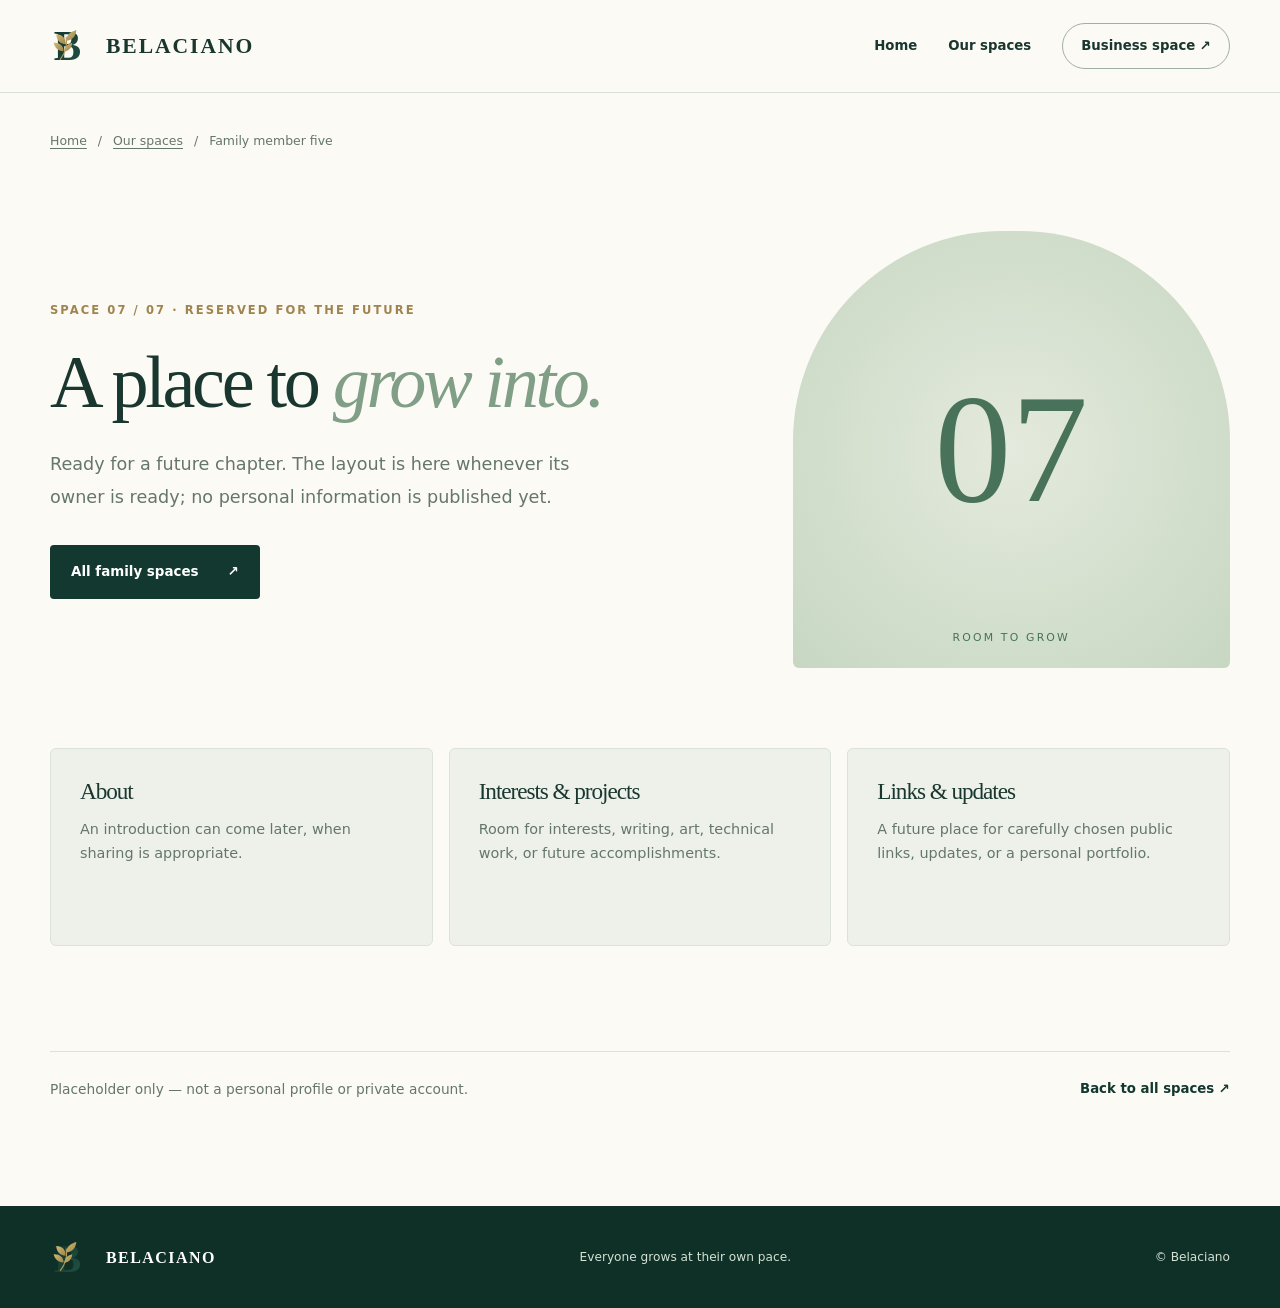
<file: people/member-5/index.html>
<!doctype html>
<html lang="en"><head><meta charset="utf-8"><meta name="viewport" content="width=device-width,initial-scale=1"><meta name="theme-color" content="#12382f"><meta name="robots" content="noindex,nofollow"><link rel="icon" href="../../favicon.svg" type="image/svg+xml"><link rel="stylesheet" href="../../styles.css"><title>Family member five | Belaciano</title></head>
<body><a class="skip-link" href="#content">Skip to content</a><header class="site-header"><div class="shell nav-wrap"><a class="brand" href="../../"><img src="../../assets/brand-mark.svg" width="44" height="46" alt=""><span>BELACIANO</span></a><nav aria-label="Main navigation"><a href="../../">Home</a><a href="../">Our spaces</a><a class="nav-pill" href="../../business/">Business space ↗</a></nav></div></header>
<main class="inside-main" id="content"><div class="shell"><div class="breadcrumb"><a href="../../">Home</a><span>/</span><a href="../">Our spaces</a><span>/</span><span>Family member five</span></div><section class="profile-hero"><div class="profile-copy"><div class="section-label">SPACE 07 / 07 · RESERVED FOR THE FUTURE</div><h1>A place to <em>grow into.</em></h1><p class="lede">Ready for a future chapter. The layout is here whenever its owner is ready; no personal information is published yet.</p><a class="button button-primary" href="../">All family spaces <span aria-hidden="true">↗</span></a></div><div class="profile-art" role="img" aria-label="Decorative space for a future personal identity"><span class="profile-initial">07</span></div></section><section class="profile-blocks" aria-label="Future sections"><div class="profile-block"><h2>About</h2><p>An introduction can come later, when sharing is appropriate.</p></div><div class="profile-block"><h2>Interests &amp; projects</h2><p>Room for interests, writing, art, technical work, or future accomplishments.</p></div><div class="profile-block"><h2>Links &amp; updates</h2><p>A future place for carefully chosen public links, updates, or a personal portfolio.</p></div></section><div class="profile-notice"><span>Placeholder only — not a personal profile or private account.</span><a class="text-link" href="../">Back to all spaces ↗</a></div></div></main><footer class="site-footer"><div class="shell footer-content"><a class="brand footer-brand" href="../../"><img src="../../assets/brand-mark.svg" width="35" height="38" alt=""><span>BELACIANO</span></a><span>Everyone grows at their own pace.</span><span>© Belaciano</span></div></footer></body></html>
</file>
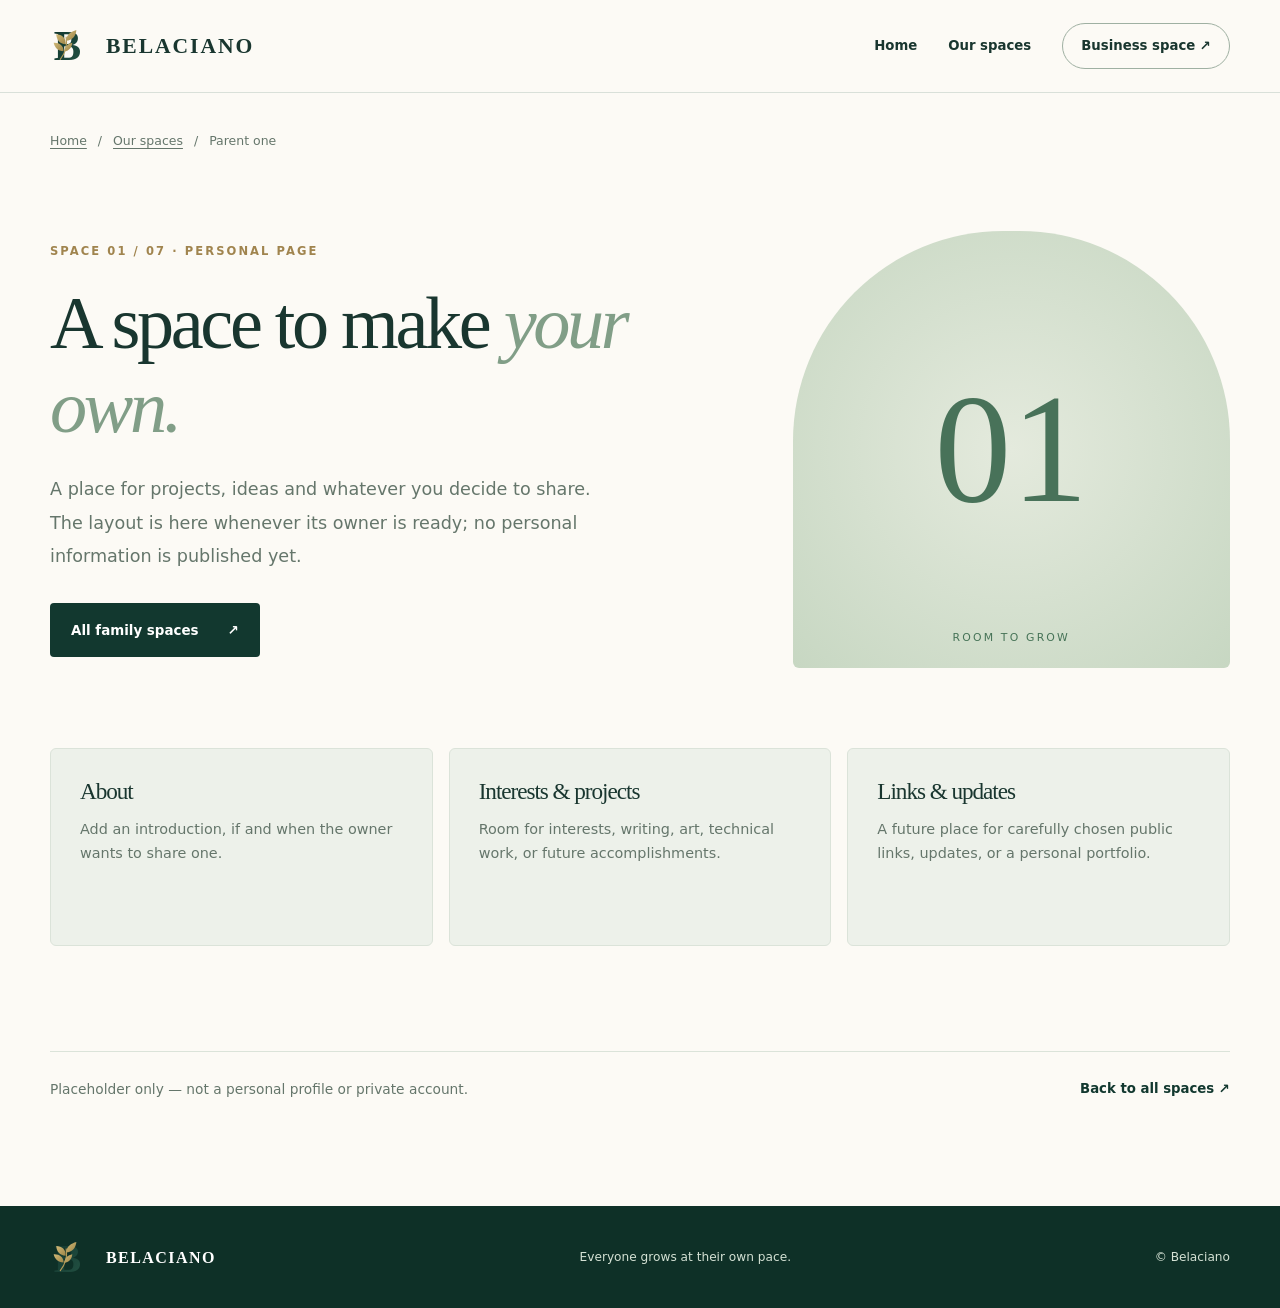
<file: people/parent-1/index.html>
<!doctype html>
<html lang="en"><head><meta charset="utf-8"><meta name="viewport" content="width=device-width,initial-scale=1"><meta name="theme-color" content="#12382f"><meta name="robots" content="noindex,nofollow"><link rel="icon" href="../../favicon.svg" type="image/svg+xml"><link rel="stylesheet" href="../../styles.css"><title>Parent one | Belaciano</title></head>
<body><a class="skip-link" href="#content">Skip to content</a><header class="site-header"><div class="shell nav-wrap"><a class="brand" href="../../"><img src="../../assets/brand-mark.svg" width="44" height="46" alt=""><span>BELACIANO</span></a><nav aria-label="Main navigation"><a href="../../">Home</a><a href="../">Our spaces</a><a class="nav-pill" href="../../business/">Business space ↗</a></nav></div></header>
<main class="inside-main" id="content"><div class="shell"><div class="breadcrumb"><a href="../../">Home</a><span>/</span><a href="../">Our spaces</a><span>/</span><span>Parent one</span></div><section class="profile-hero"><div class="profile-copy"><div class="section-label">SPACE 01 / 07 · PERSONAL PAGE</div><h1>A space to make <em>your own.</em></h1><p class="lede">A place for projects, ideas and whatever you decide to share. The layout is here whenever its owner is ready; no personal information is published yet.</p><a class="button button-primary" href="../">All family spaces <span aria-hidden="true">↗</span></a></div><div class="profile-art" role="img" aria-label="Decorative space for a future personal identity"><span class="profile-initial">01</span></div></section><section class="profile-blocks" aria-label="Future sections"><div class="profile-block"><h2>About</h2><p>Add an introduction, if and when the owner wants to share one.</p></div><div class="profile-block"><h2>Interests &amp; projects</h2><p>Room for interests, writing, art, technical work, or future accomplishments.</p></div><div class="profile-block"><h2>Links &amp; updates</h2><p>A future place for carefully chosen public links, updates, or a personal portfolio.</p></div></section><div class="profile-notice"><span>Placeholder only — not a personal profile or private account.</span><a class="text-link" href="../">Back to all spaces ↗</a></div></div></main><footer class="site-footer"><div class="shell footer-content"><a class="brand footer-brand" href="../../"><img src="../../assets/brand-mark.svg" width="35" height="38" alt=""><span>BELACIANO</span></a><span>Everyone grows at their own pace.</span><span>© Belaciano</span></div></footer></body></html>
</file>
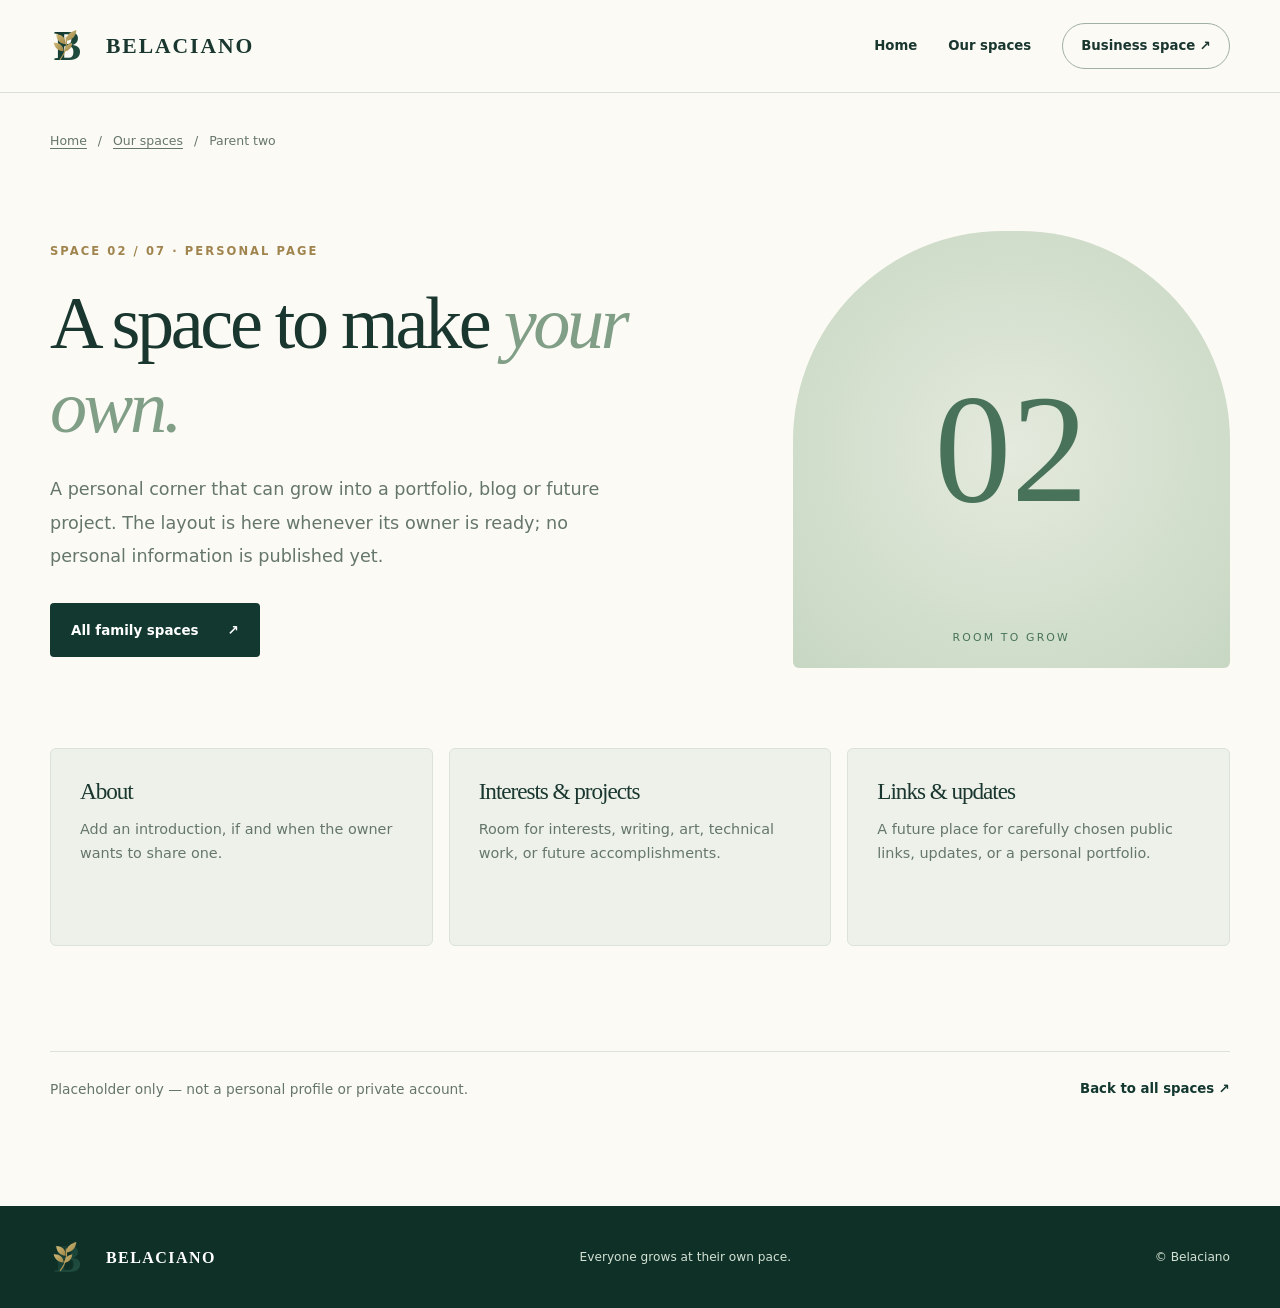
<file: people/parent-2/index.html>
<!doctype html>
<html lang="en"><head><meta charset="utf-8"><meta name="viewport" content="width=device-width,initial-scale=1"><meta name="theme-color" content="#12382f"><meta name="robots" content="noindex,nofollow"><link rel="icon" href="../../favicon.svg" type="image/svg+xml"><link rel="stylesheet" href="../../styles.css"><title>Parent two | Belaciano</title></head>
<body><a class="skip-link" href="#content">Skip to content</a><header class="site-header"><div class="shell nav-wrap"><a class="brand" href="../../"><img src="../../assets/brand-mark.svg" width="44" height="46" alt=""><span>BELACIANO</span></a><nav aria-label="Main navigation"><a href="../../">Home</a><a href="../">Our spaces</a><a class="nav-pill" href="../../business/">Business space ↗</a></nav></div></header>
<main class="inside-main" id="content"><div class="shell"><div class="breadcrumb"><a href="../../">Home</a><span>/</span><a href="../">Our spaces</a><span>/</span><span>Parent two</span></div><section class="profile-hero"><div class="profile-copy"><div class="section-label">SPACE 02 / 07 · PERSONAL PAGE</div><h1>A space to make <em>your own.</em></h1><p class="lede">A personal corner that can grow into a portfolio, blog or future project. The layout is here whenever its owner is ready; no personal information is published yet.</p><a class="button button-primary" href="../">All family spaces <span aria-hidden="true">↗</span></a></div><div class="profile-art" role="img" aria-label="Decorative space for a future personal identity"><span class="profile-initial">02</span></div></section><section class="profile-blocks" aria-label="Future sections"><div class="profile-block"><h2>About</h2><p>Add an introduction, if and when the owner wants to share one.</p></div><div class="profile-block"><h2>Interests &amp; projects</h2><p>Room for interests, writing, art, technical work, or future accomplishments.</p></div><div class="profile-block"><h2>Links &amp; updates</h2><p>A future place for carefully chosen public links, updates, or a personal portfolio.</p></div></section><div class="profile-notice"><span>Placeholder only — not a personal profile or private account.</span><a class="text-link" href="../">Back to all spaces ↗</a></div></div></main><footer class="site-footer"><div class="shell footer-content"><a class="brand footer-brand" href="../../"><img src="../../assets/brand-mark.svg" width="35" height="38" alt=""><span>BELACIANO</span></a><span>Everyone grows at their own pace.</span><span>© Belaciano</span></div></footer></body></html>
</file>
<file: styles.css>
:root{--forest:#12382f;--ink:#19362f;--muted:#65766b;--gold:#b79a5c;--cream:#fcfaf5;--sage:#78947e;--serif:Georgia,'Times New Roman',serif;--sans:system-ui,-apple-system,'Segoe UI',sans-serif}
*{box-sizing:border-box}html{scroll-behavior:smooth}body{margin:0;background:var(--cream);color:var(--ink);font:16px/1.6 var(--sans);-webkit-font-smoothing:antialiased}a{color:inherit;text-decoration:none}img{max-width:100%;height:auto}a:focus-visible{outline:3px solid var(--gold);outline-offset:4px}::selection{background:#decf9e;color:#12382f}.skip-link{position:absolute;top:-100px;left:10px;padding:12px 20px;background:white;z-index:30}.skip-link:focus{top:10px}.shell{width:min(1180px,calc(100% - 80px));margin-inline:auto}
.site-header{border-bottom:1px solid #d9e0d9;background:var(--cream)}.nav-wrap{display:flex;align-items:center;justify-content:space-between;gap:25px;min-height:92px}.brand{display:inline-flex;align-items:center;gap:12px;font-family:var(--serif);font-size:1.35rem;font-weight:bold;letter-spacing:.09em;white-space:nowrap}.brand img{width:44px;height:46px;object-fit:contain}.site-header nav{display:flex;align-items:center;gap:31px}.site-header nav a{font-size:.83rem;font-weight:650;white-space:nowrap}.site-header nav a:hover,.text-link:hover{color:#a4834a}.site-header nav .nav-pill{border:1px solid #9fb0a2;border-radius:80px;padding:11px 18px}.nav-pill span{margin-left:8px}
h1,h2,h3{font-family:var(--serif);font-weight:400;letter-spacing:-.045em;line-height:1.13}h1 em,h2 em{font-weight:400;color:#819e87}.eyebrow,.section-label{color:#a0844e;font-size:.72rem;font-weight:800;letter-spacing:.18em;text-transform:uppercase}.eyebrow{display:flex;gap:12px;align-items:center}.eyebrow-line{width:26px;height:1px;background:currentColor}.section-label{margin-bottom:22px}.hero{min-height:695px;padding-top:62px;padding-bottom:77px;display:grid;grid-template-columns:1.1fr .9fr;gap:42px;align-items:center}.hero h1{font-size:clamp(4.1rem,6vw,7rem);line-height:1.02;margin:26px 0 25px}.lede{max-width:570px;color:var(--muted);font-size:1.1rem;line-height:1.9;margin:0 0 30px}.button-row{display:flex;align-items:center;gap:22px;flex-wrap:wrap}.button{display:inline-flex;align-items:center;justify-content:space-between;gap:29px;padding:15px 21px;min-height:54px;border-radius:4px;font-size:.84rem;font-weight:750;transition:transform .2s}.button:hover{transform:translateY(-3px)}.button-primary,.button-light{background:var(--forest);color:#fff}.button-text{padding-left:0}.hero-note{margin-top:51px;font-size:.75rem;color:#788579;display:flex;align-items:center;gap:10px}.tiny-star{font-size:1.25rem;color:var(--gold)}
.hero-visual{height:530px;position:relative}.hero-paper{height:100%;isolation:isolate;overflow:hidden;position:relative;border-radius:48% 48% 5px 5px;background:radial-gradient(ellipse at 50% 30%,#e3e9d6,#cadaC2 65%,#b5c9b0)}.visual-orbit{position:absolute;width:560px;height:560px;top:-85px;left:50%;transform:translateX(-50%);border:1px solid #fff9;border-radius:50%}.orbit-two{width:370px;height:370px;top:10px}.visual-center{position:absolute;top:17%;left:50%;transform:translateX(-50%);width:190px;height:190px;border-radius:50%;background:#f7f7edba;border:1px solid #fffc;display:grid;place-items:center;box-shadow:0 12px 35px #29482b17}.visual-center img{width:137px;height:143px}.visual-label{position:absolute;top:56%;left:50%;transform:translateX(-50%);font:1.35rem var(--serif);letter-spacing:.23em;color:#375b46}.branch-stem{position:absolute;top:65%;height:36px;left:50%;border-left:1px solid #3b6a5970}.branch-grid{position:absolute;display:flex;justify-content:center;gap:9px;left:6%;right:6%;top:72%;padding-top:11px;border-top:1px solid #3b6a5970}.branch-dot{background:#e8ebd8;border:1px solid #7d998e;display:grid;place-items:center;width:40px;height:40px;border-radius:50%;font:.84rem var(--serif)}.branch-dot.dot-adult{background:#1f5140;color:#fff;border-color:#1f5140}.visual-caption{position:absolute;bottom:30px;left:0;right:0;text-align:center;font:italic .94rem var(--serif);color:#557361}.floating-tag{position:absolute;right:-12px;bottom:-12px;background:var(--forest);color:#efe8d4;letter-spacing:.13em;padding:12px 18px;font-size:.7rem;border-radius:3px}.floating-tag b{margin-left:12px;color:#e4c887}
.story-band{background:var(--forest);color:#f7f6e9;padding:108px 0}.story-grid{display:grid;grid-template-columns:1fr 1fr;gap:11%;align-items:center}.label-light{color:#d3bb7c}.story-band h2,.space-section h2,.future-section h2,.principles-section h2,.closing-section h2{font-size:clamp(3rem,5vw,5.4rem);margin:0}.story-band h2 em{color:#c4d5b8}.story-copy p{color:#d6e1d7;line-height:1.95;font-size:1.05rem;margin:0 0 21px}
.space-section{padding-top:112px;padding-bottom:108px}.section-header{display:flex;align-items:end;justify-content:space-between;gap:45px;margin-bottom:42px}.section-header p{color:var(--muted);max-width:400px;line-height:1.85;margin:0}.spaces-preview{display:grid;grid-template-columns:repeat(3,minmax(0,1fr));gap:16px}.preview-card{display:flex;flex-direction:column;position:relative;min-height:360px;border-radius:7px;border:1px solid #d6dfd3;padding:29px;background:#e7ede3;transition:transform .2s,box-shadow .2s}.preview-card:hover,.directory-card:hover{transform:translateY(-4px);box-shadow:0 15px 30px #1b322315}.preview-card.featured{background:#194638;color:#f9f9ed;border-color:#194638}.preview-card.second{background:#dbe5d8;color:#19382d;border-color:#cfddcc}.preview-card.kids{background:#f0ece2;border-color:#e6e0d3}.preview-index{letter-spacing:.15em;font-size:.66rem;font-weight:800;opacity:.78}.preview-graphic{font:6rem var(--serif);line-height:1.5;color:#d7c690;margin:auto 0 0}.second .preview-graphic{color:#7f9d7d}.preview-name{font:1.65rem var(--serif);letter-spacing:-.04em;margin-top:auto}.preview-desc{font-size:.83rem;max-width:235px;opacity:.78;line-height:1.7;margin-top:11px}.preview-arrow{position:absolute;right:25px;bottom:26px;font-size:1.25rem}.five-dots{display:flex;gap:5px;margin:auto 0 37px;align-items:center}.five-dots i{background:#af995c;height:38px;width:25px;display:block;border-radius:55% 55% 49% 49%;transform:rotate(-15deg)}.five-dots i:nth-child(2){background:#8aa28b;transform:translateY(-16px) rotate(9deg)}.five-dots i:nth-child(3){background:#bdb078;transform:translateY(11px) rotate(22deg)}.five-dots i:nth-child(4){background:#779a7a;transform:translateY(-19px) rotate(-15deg)}.five-dots i:nth-child(5){background:#d2bc91;transform:rotate(18deg)}.section-footer{display:flex;align-items:center;justify-content:space-between;gap:20px;margin-top:28px;font-size:.83rem;color:#7e8b7f}.text-link{font-size:.83rem;font-weight:800;color:var(--forest);white-space:nowrap}.text-link span{margin-left:10px}
.future-section{background:#f0f1e9;padding:107px 0;border-top:1px solid #dce2d8;border-bottom:1px solid #dce2d8}.future-grid{display:grid;grid-template-columns:1fr 1.12fr;gap:9%}.section-intro{color:var(--muted);max-width:380px;line-height:1.9;margin-top:22px}.future-list{border-top:1px solid #b7c7b7}.future-item{display:grid;grid-template-columns:40px 1fr 24px;align-items:start;gap:18px;padding:26px 4px;border-bottom:1px solid #b7c7b7}.future-icon{font-size:1.5rem;color:#b59a60}.future-item strong{display:block;font:1.42rem var(--serif)}.future-item small{display:block;color:var(--muted);font-size:.85rem;line-height:1.75;margin-top:8px}.future-arrow{font-size:1.2rem}.future-item:not(.informational):hover strong{color:#9d8245}
.principles-section{padding-top:106px;padding-bottom:112px}.principles-grid{margin-top:55px;display:grid;grid-template-columns:repeat(3,1fr);gap:45px}.principles-grid>div{border-top:1px solid #b6c3b7;padding-top:21px}.principle-num{font-size:.72rem;letter-spacing:.18em;color:#a18a58;font-weight:800}.principles-grid h3{font-size:1.5rem;margin:22px 0 13px}.principles-grid p{font-size:.93rem;line-height:1.84;color:var(--muted);margin:0}.closing-section{padding:88px 0 98px;background:#dce6d8;text-align:center}.closing-inner{display:flex;flex-direction:column;align-items:center}.closing-inner h2{margin:19px 0}.closing-inner p{color:#58715f;margin:0 0 29px}.site-footer{background:#0e3027;color:#d4e1d4}.footer-content{display:flex;justify-content:space-between;align-items:center;gap:20px;min-height:102px;font-size:.76rem}.footer-brand{font-size:1rem;color:#fff}
.inside-main{min-height:70vh}.breadcrumb{display:flex;gap:11px;color:var(--muted);font-size:.78rem;margin:38px 0 0}.breadcrumb a{text-decoration:underline;text-underline-offset:3px}.inside-hero{padding:85px 0 66px}.inside-hero h1,.profile-hero h1{font-size:clamp(3.2rem,5.8vw,6rem);margin:0 0 23px}.inside-hero .lede{max-width:680px;margin-bottom:0}.directory-grid{display:grid;grid-template-columns:repeat(3,minmax(0,1fr));gap:16px;padding-bottom:95px}.directory-card{background:#e6ece3;border:1px solid #d7e0d7;border-radius:7px;min-height:230px;padding:28px;display:flex;flex-direction:column;position:relative;transition:transform .2s}.directory-card:nth-child(2){background:#dfe6db}.directory-card:nth-child(n+3){background:#f1eee6}.card-num{color:#a78b52;font-size:.73rem;font-weight:800;letter-spacing:.13em}.directory-card h2{font-size:1.65rem;margin:34px 0 10px}.directory-card p{font-size:.85rem;color:var(--muted);margin:0}.card-arrow{position:absolute;right:24px;bottom:22px;font-size:1.2rem}.directory-bottom{border-top:1px solid #d4ded4;padding:30px 0 70px;color:var(--muted);font-size:.9rem}.directory-bottom strong{color:var(--forest)}.profile-hero{display:grid;grid-template-columns:1.1fr .7fr;gap:55px;align-items:center;padding:80px 0}.profile-art{aspect-ratio:1;border-radius:48% 48% 6px 6px;background:radial-gradient(circle,#e4eadd,#c7d7c2);position:relative;display:grid;place-items:center}.profile-initial{font:clamp(7rem,12vw,11rem) var(--serif);color:#487259}.profile-art:after{content:'ROOM TO GROW';font-size:.68rem;letter-spacing:.2em;position:absolute;bottom:22px;color:#467357}.profile-blocks{display:grid;grid-template-columns:repeat(3,1fr);gap:16px;padding-bottom:105px}.profile-block{background:#edf1ea;border:1px solid #dbe3d9;border-radius:6px;padding:29px;min-height:198px}.profile-block h2{font-size:1.45rem;margin:0 0 12px}.profile-block p{color:var(--muted);font-size:.9rem;line-height:1.7;margin:0}.profile-notice{border-top:1px solid #dbe3d9;padding:26px 0;margin-bottom:80px;color:var(--muted);font-size:.86rem;display:flex;justify-content:space-between;gap:20px}
@media(max-width:1000px){.shell{width:min(100% - 52px,1180px)}.site-header nav{gap:17px}.hero{gap:25px}.hero h1{font-size:clamp(3.6rem,6vw,5.7rem)}.hero-visual{height:470px}.visual-center{top:15%;width:160px;height:160px}.visual-center img{width:115px}.branch-dot{width:34px;height:34px}.branch-grid{gap:7px}.spaces-preview{gap:11px}.preview-card{padding:25px 21px}.preview-name{font-size:1.4rem}.future-grid{gap:5%}}
@media(max-width:760px){.shell{width:min(100% - 38px,1180px)}.nav-wrap{min-height:77px;flex-wrap:wrap;gap:6px;padding:13px 0}.brand{font-size:1.04rem}.brand img{width:37px;height:39px}.site-header nav{width:100%;justify-content:space-between;gap:12px;overflow:auto;scrollbar-width:none}.site-header nav a{font-size:.73rem}.site-header nav .nav-pill{padding:6px 9px}.hero{grid-template-columns:1fr;padding-top:55px;padding-bottom:60px}.hero h1{font-size:clamp(3.5rem,10vw,5.6rem)}.hero-visual{height:470px;width:min(100%,510px);margin-inline:auto}.story-grid,.future-grid{grid-template-columns:1fr;gap:10px}.story-band,.future-section{padding:77px 0}.story-copy{margin-top:20px}.space-section,.principles-section{padding:78px 0}.section-header{display:block}.section-header p{margin-top:20px}.spaces-preview{grid-template-columns:1fr 1fr}.preview-card{min-height:290px}.preview-card.kids{grid-column:1/-1;min-height:230px}.future-list{margin-top:35px}.principles-grid{grid-template-columns:1fr;gap:26px;margin-top:36px}.principles-grid>div{padding-top:13px}.footer-content{flex-wrap:wrap;padding:28px 0}.directory-grid{grid-template-columns:repeat(2,minmax(0,1fr));padding-bottom:70px}.profile-hero{grid-template-columns:1fr;gap:20px;padding:65px 0}.profile-art{max-width:380px;width:100%;margin:auto}.profile-blocks{grid-template-columns:1fr;gap:12px;padding-bottom:65px}.profile-block{min-height:0}.profile-notice{margin-bottom:60px}}
@media(max-width:460px){.hero h1{font-size:3.4rem}.hero-visual{height:395px}.visual-center{width:145px;height:145px}.visual-center img{width:110px}.visual-label{top:58%;font-size:1.05rem}.branch-stem{top:67%;height:20px}.branch-grid{top:73%;gap:5px;left:4%;right:4%;padding-top:8px}.branch-dot{width:31px;height:31px;font-size:.7rem}.visual-caption{bottom:15px;font-size:.78rem}.floating-tag{right:0;font-size:.62rem}.story-band h2,.space-section h2,.future-section h2,.principles-section h2,.closing-section h2{font-size:2.95rem}.spaces-preview{grid-template-columns:1fr}.preview-card{min-height:275px}.preview-card.kids{grid-column:auto}.section-footer{align-items:flex-start;flex-direction:column}.directory-grid{grid-template-columns:1fr}.directory-card{min-height:180px}.directory-card h2{margin-top:20px}.inside-hero{padding:57px 0}.inside-hero h1,.profile-hero h1{font-size:3.1rem}.future-item{grid-template-columns:29px 1fr 18px;gap:10px}}
@media(prefers-reduced-motion:reduce){html{scroll-behavior:auto}*,*:before,*:after{transition:none!important}}
</file>
<file: business/styles.css>
:root{--bg:#f8f6f1;--ink:#302f31;--accent:#af8679;--sand:#e8d9d2;--muted:#746f6b;--serif:Georgia,'Times New Roman',serif;--sans:system-ui,-apple-system,'Segoe UI',sans-serif}*{box-sizing:border-box}html{scroll-behavior:smooth}body{margin:0;color:var(--ink);background:var(--bg);font:16px/1.65 var(--sans)}a{color:inherit;text-decoration:none}a:focus-visible{outline:3px solid var(--accent);outline-offset:4px}.skip{position:absolute;top:-100px;left:10px;background:white;padding:10px;z-index:20}.skip:focus{top:10px}.business-nav{height:87px;padding:0 max(4vw,25px);display:flex;justify-content:space-between;gap:15px;align-items:center;border-bottom:1px solid #ddd4cc}.business-nav .back,.business-nav .nav-info{font-size:.81rem;font-weight:700}.business-nav .back span{padding-right:10px}.business-label{font-weight:800;font-size:.69rem;letter-spacing:.17em;color:#9a776e}.business-hero{display:grid;grid-template-columns:1fr .83fr;gap:6%;align-items:center;padding:70px max(7vw,25px) 95px;max-width:1560px;margin:auto}.business-kicker,.section-small{font-size:.74rem;letter-spacing:.17em;font-weight:800;color:#a5776a}.business-kicker i{display:inline-block;width:28px;height:1px;background:currentColor;vertical-align:middle;margin-right:10px}.business-hero h1,.business-details h2,.business-footer-band h2{font:normal clamp(3.5rem,6.7vw,7rem)/1.06 var(--serif);letter-spacing:-.06em;margin:28px 0}.business-hero h1 em,.business-details h2 em,.business-footer-band h2 em{color:#b4897e;font-weight:normal}.business-hero p{font-size:1.09rem;color:var(--muted);line-height:1.95;max-width:520px}.coming-soon{margin-top:43px;display:inline-block;border-top:1px solid #d9c8bf;padding-top:17px;font-size:.8rem;color:#956f68;font-weight:650}.business-art{height:510px;background:#eee2db;border-radius:48% 48% 8px 8px;position:relative;overflow:hidden;isolation:isolate}.arch{position:absolute;top:65px;left:50%;transform:translateX(-50%);height:450px;width:360px;border-radius:190px 190px 0 0;border:1px solid #ffffff80}.arch-two{top:114px;width:250px;height:360px}.botanical{position:absolute;left:50%;top:40%;transform:translate(-50%,-50%);font-size:13rem;color:#b68b7f;text-shadow:0 8px 30px #aa867a33}.business-art span{position:absolute;bottom:37px;left:0;right:0;text-align:center;letter-spacing:.15em;font-size:.7rem;color:#936f66;font-weight:800}.business-details{padding:96px max(7vw,25px) 112px;background:white}.business-details h2{font-size:clamp(3rem,4.5vw,5rem)}.business-intro{max-width:620px;color:var(--muted);line-height:1.85}.business-tiles{margin-top:55px;display:grid;grid-template-columns:repeat(3,1fr);gap:18px}.business-tiles article{padding:30px 28px 45px;background:#f7f2ed;border-top:2px solid #c5a599;min-height:230px}.business-tiles b{font-size:.76rem;color:#ab8077}.business-tiles h3{font:normal 1.65rem var(--serif);margin:29px 0 8px}.business-tiles p{color:var(--muted);font-size:.93rem;max-width:300px}.business-footer-band{background:#3c3839;color:white;text-align:center;padding:87px 20px 103px}.business-footer-band h2{font-size:clamp(3rem,4vw,5rem)}.business-footer-band p{color:#ddcfca;max-width:520px;margin:auto;line-height:1.85}.business-footer-band a{display:inline-flex;padding:16px 22px;border:1px solid #f8ece6;margin-top:30px;font-size:.83rem;font-weight:750;gap:20px}.business-footer{min-height:93px;background:#252525;display:flex;align-items:center;justify-content:space-between;gap:20px;padding:20px max(4vw,25px);color:#cbbeb8;font-size:.74rem;letter-spacing:.06em}
@media(max-width:800px){.business-hero{grid-template-columns:1fr;gap:28px;padding-bottom:75px}.business-art{max-width:460px;width:100%;height:420px;margin:auto}.business-tiles{grid-template-columns:1fr}.business-tiles article{min-height:180px}.business-footer{flex-wrap:wrap}}@media(max-width:480px){.business-nav{flex-wrap:wrap;height:auto;min-height:86px;padding-block:16px}.business-nav .business-label{order:3;width:100%;text-align:center}.business-hero h1{font-size:3.9rem}.business-art{height:350px}.business-hero p{font-size:1rem}.botanical{font-size:10rem}}@media(prefers-reduced-motion:reduce){html{scroll-behavior:auto}}
</file>
